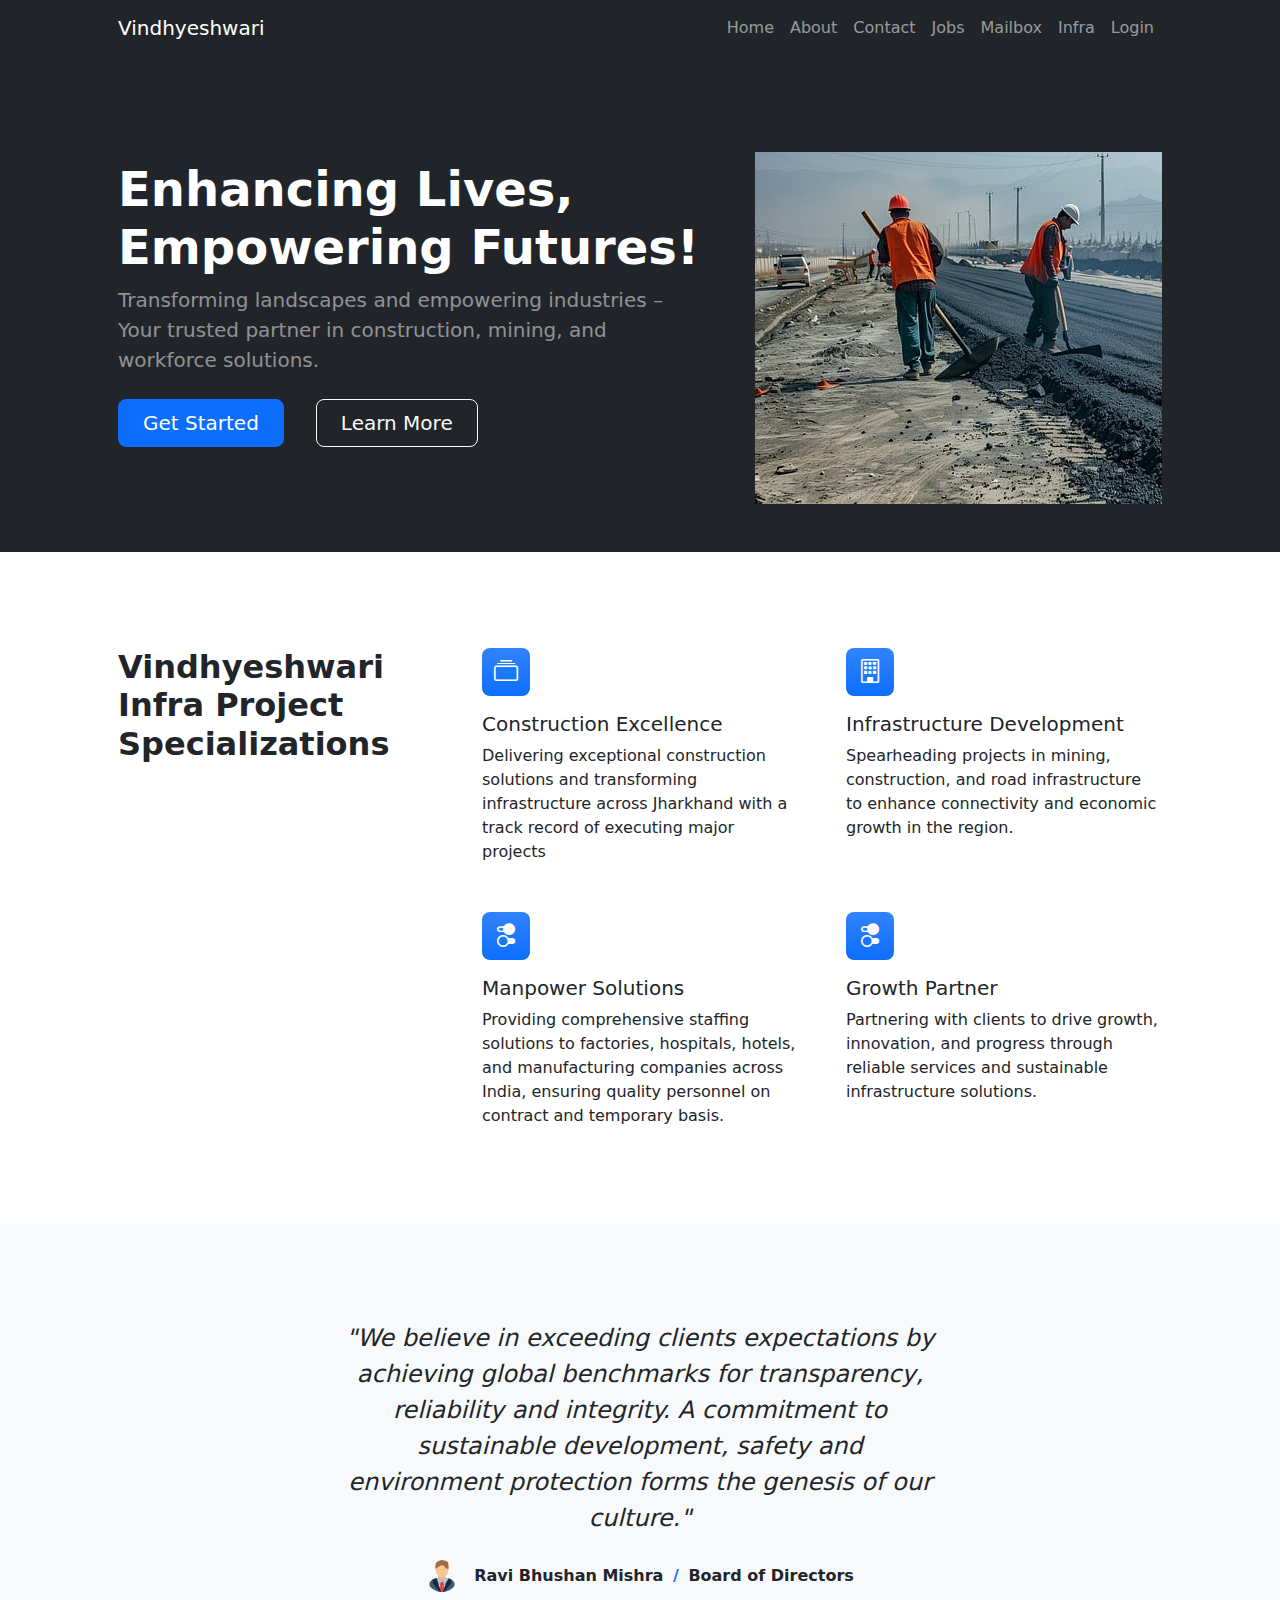
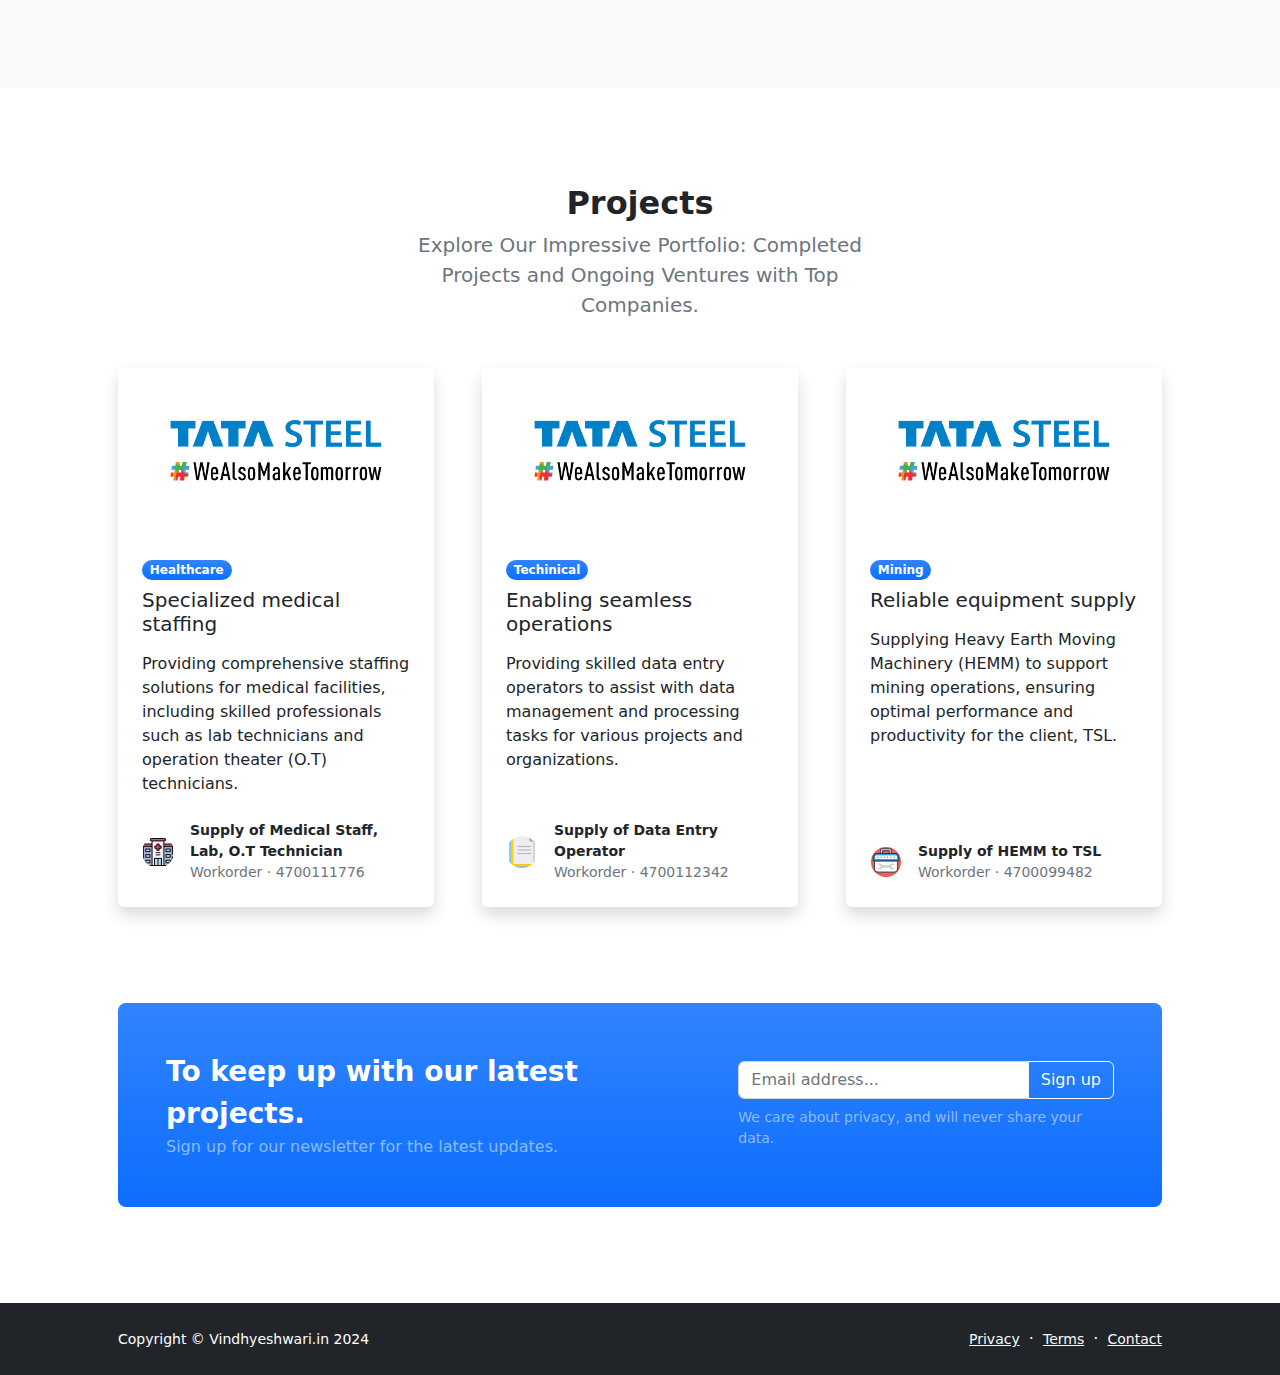
<file: index.html>
<!DOCTYPE html>
<html lang="en">
    <head>
        <meta charset="utf-8" />
        <meta name="viewport" content="width=device-width, initial-scale=1, shrink-to-fit=no" />
        <meta name="description" content="" />
        <meta name="author" content="" />
        <title>Vindhyeshwari</title>
        <!-- Favicon-->
        <link rel="icon" type="image/x-icon" href="assets/vin.ico" />
        <!-- Bootstrap icons-->
        <link href="https://cdn.jsdelivr.net/npm/bootstrap-icons@1.5.0/font/bootstrap-icons.css" rel="stylesheet" />
        <!-- Core theme CSS (includes Bootstrap)-->
        <link href="css/styles.css" rel="stylesheet" />
    </head>
    <body class="d-flex flex-column h-100">
        <main class="flex-shrink-0">
            <!-- Navigation-->
            <nav class="navbar navbar-expand-lg navbar-dark bg-dark">
                <div class="container px-5">
                    <a class="navbar-brand" href="index.html">Vindhyeshwari</a>
                    <button class="navbar-toggler" type="button" data-bs-toggle="collapse" data-bs-target="#navbarSupportedContent" aria-controls="navbarSupportedContent" aria-expanded="false" aria-label="Toggle navigation"><span class="navbar-toggler-icon"></span></button>
                    <div class="collapse navbar-collapse" id="navbarSupportedContent">
                        <ul class="navbar-nav ms-auto mb-2 mb-lg-0">
                            <li class="nav-item"><a class="nav-link" href="index.html">Home</a></li>
                            <li class="nav-item"><a class="nav-link" href="about.html">About</a></li>
                            <li class="nav-item"><a class="nav-link" href="contact.html">Contact</a></li>
                            <li class="nav-item"><a class="nav-link" href="careers.html">Jobs</a></li>
                            <li class="nav-item"><a class="nav-link" href="https://vindhyeshwariinfra.com/webmail" target="_blank">Mailbox</a></li>
                            <li class="nav-item"><a class="nav-link" href="https://vindhyeshwariinfra.com/" target="_blank">Infra</a></li>
                            <li class="nav-item"><a class="nav-link" href="https://vindhyeshwariinfra.com/login.php" >Login</a></li>
                            <!-- <li class="nav-item"><a class="nav-link" href="pricing.html">Pricing</a></li>
                            <li class="nav-item"><a class="nav-link" href="faq.html">FAQ</a></li>
                            <li class="nav-item dropdown">
                                <a class="nav-link dropdown-toggle" id="navbarDropdownBlog" href="#" role="button" data-bs-toggle="dropdown" aria-expanded="false">Mail</a>
                                <ul class="dropdown-menu dropdown-menu-end" aria-labelledby="navbarDropdownBlog">
                                    <li><a class="dropdown-item" href="blog-home.html">V Infra</a></li>
                                    <li><a class="dropdown-item" href="blog-post.html">V Medical</a></li>
                                </ul>
                            </li>
                            <li class="nav-item dropdown">
                                <a class="nav-link dropdown-toggle" id="navbarDropdownPortfolio" href="#" role="button" data-bs-toggle="dropdown" aria-expanded="false">Dashboard</a>
                                <ul class="dropdown-menu dropdown-menu-end" aria-labelledby="navbarDropdownPortfolio">
                                    <li><a class="dropdown-item" href="portfolio-overview.html">Overview</a></li>
                                    <li><a class="dropdown-item" href="portfolio-item.html">Item</a></li>
                                </ul>
                            </li> -->
                        </ul>
                    </div>
                </div>
            </nav>
            <!-- Header-->
            <header class="bg-dark py-5">
                <div class="container px-5">
                    <div class="row gx-5 align-items-center justify-content-center">
                        <div class="col-lg-8 col-xl-7 col-xxl-6">
                            <div class="my-5 text-center text-xl-start">
                                <h1 class="display-5 fw-bolder text-white mb-2">Enhancing Lives, Empowering Futures!</h1>
                                <p class="lead fw-normal text-white-50 mb-4">Transforming landscapes and empowering industries – Your trusted partner in construction, mining, and workforce solutions.</p>
                                <div class="d-grid gap-3 d-sm-flex justify-content-sm-center justify-content-xl-start">
                                    <a class="btn btn-primary btn-lg px-4 me-sm-3" href="#features">Get Started</a>
                                    <a class="btn btn-outline-light btn-lg px-4" href="#learnmore">Learn More</a>
                                </div>
                            </div>
                        </div>
                        <div class="col-xl-5 col-xxl-6 d-none d-xl-block text-center">
                            <!-- <img class="img-fluid rounded-3 my-5" src="https://dummyimage.com/600x400/343a40/6c757d" alt="..." /> -->
                            <div class="slideshow-container">
                                <div class="img-fluid rounded-3 my-5 mySlides fade01">
                                  <img src="assets/images/aj_street.jpg">
                                </div>
                                
                                <div class="img-fluid rounded-3 my-5 mySlides fade01">
                                  <img src="assets/images/aj_laboratory.jpg">
                                </div>
                                
                                <div class="img-fluid rounded-3 my-5 mySlides fade01">
                                  <img src="assets/images/aj_laboratory01.jpg">
                                </div>
                                
                                <div class="img-fluid rounded-3 my-5 mySlides fade01">
                                  <img src="assets/images/aj_mining-excavator.jpg">
                                </div>

                                <div class="img-fluid rounded-3 my-5 mySlides fade01">
                                    <img src="assets/images/aj_excavator.jpg">
                                  </div>
                              </div>
                              
                        </div>
                    </div>
                </div>
            </header>
            <!-- Features section-->
            <section class="py-5" id="features">
                <div class="container px-5 my-5">
                    <div class="row gx-5">
                        <div class="col-lg-4 mb-5 mb-lg-0"><h2 class="fw-bolder mb-0">Vindhyeshwari Infra Project Specializations</h2></div>
                        <div class="col-lg-8">
                            <div class="row gx-5 row-cols-1 row-cols-md-2">
                                <div class="col mb-5 h-100">
                                    <div class="feature bg-primary bg-gradient text-white rounded-3 mb-3"><i class="bi bi-collection"></i></div>
                                    <h2 class="h5">Construction Excellence</h2>
                                    <p class="mb-0">Delivering exceptional construction solutions and transforming infrastructure across Jharkhand with a track record of executing major projects</p>
                                </div>
                                <div class="col mb-5 h-100">
                                    <div class="feature bg-primary bg-gradient text-white rounded-3 mb-3"><i class="bi bi-building"></i></div>
                                    <h2 class="h5">Infrastructure Development</h2>
                                    <p class="mb-0">Spearheading projects in mining, construction, and road infrastructure to enhance connectivity and economic growth in the region.</p>
                                </div>
                                <div class="col mb-5 mb-md-0 h-100">
                                    <div class="feature bg-primary bg-gradient text-white rounded-3 mb-3"><i class="bi bi-toggles2"></i></div>
                                    <h2 class="h5">Manpower Solutions</h2>
                                    <p class="mb-0">Providing comprehensive staffing solutions to factories, hospitals, hotels, and manufacturing companies across India, ensuring quality personnel on contract and temporary basis.</p>
                                </div>
                                <div class="col h-100">
                                    <div class="feature bg-primary bg-gradient text-white rounded-3 mb-3"><i class="bi bi-toggles2"></i></div>
                                    <h2 class="h5">Growth Partner</h2>
                                    <p class="mb-0">Partnering with clients to drive growth, innovation, and progress through reliable services and sustainable infrastructure solutions.</p>
                                </div>
                            </div>
                        </div>
                    </div>
                </div>
            </section>
            <!-- Testimonial section-->
            <div class="py-5 bg-light">
                <div class="container px-5 my-5">
                    <div class="row gx-5 justify-content-center">
                        <div class="col-lg-10 col-xl-7">
                            <div class="text-center">
                                <div class="fs-4 mb-4 fst-italic">"We believe in exceeding clients expectations by achieving global benchmarks for transparency, reliability and integrity. A commitment to sustainable development, safety and environment protection forms the genesis of our culture."</div>
                                <div class="d-flex align-items-center justify-content-center">
                                    <img class="rounded-circle me-3" src="assets/images/aj_boss_small.png" alt="..." />
                                    <div class="fw-bold">
                                        Ravi Bhushan Mishra
                                        <span class="fw-bold text-primary mx-1">/</span>
                                        Board of Directors
                                    </div>
                                </div>
                            </div>
                        </div>
                    </div>
                </div>
            </div>
            <!-- Blog preview section-->
            <section class="py-5" id="learnmore">
                <div class="container px-5 my-5">
                    <div class="row gx-5 justify-content-center">
                        <div class="col-lg-8 col-xl-6">
                            <div class="text-center">
                                <h2 class="fw-bolder">Projects</h2>
                                <p class="lead fw-normal text-muted mb-5">Explore Our Impressive Portfolio: Completed Projects and Ongoing Ventures with Top Companies.</p>
                            </div>
                        </div>
                    </div>
                    <div class="row gx-5">
                        <div class="col-lg-4 mb-5">
                            <div class="card h-100 shadow border-0">
                                <img class="card-img-top" src="assets/images/AJ_TATA Steel Logo_Rev-01.jpg" alt="..." />
                                <div class="card-body p-4">
                                    <div class="badge bg-primary bg-gradient rounded-pill mb-2">Healthcare</div>
                                    <a class="text-decoration-none link-dark stretched-link" href="#!"><h5 class="card-title mb-3">Specialized medical staffing </h5></a>
                                    <p class="card-text mb-0">Providing comprehensive staffing solutions for medical facilities, including skilled professionals such as lab technicians and operation theater (O.T) technicians.</p>
                                </div>
                                <div class="card-footer p-4 pt-0 bg-transparent border-top-0">
                                    <div class="d-flex align-items-end justify-content-between">
                                        <div class="d-flex align-items-center">
                                            <img class="rounded-circle me-3" src="assets/images/hospital_icon.png" alt="..." />
                                            <div class="small">
                                                <div class="fw-bold">Supply of Medical Staff, Lab, O.T Technician</div>
                                                <!-- <div class="text-muted">March 12, 2023 &middot; 6 min read</div> -->
                                                <div class="text-muted">Workorder &middot; 4700111776</div>
                                            </div>
                                        </div>
                                    </div>
                                </div>
                            </div>
                        </div>
                        <div class="col-lg-4 mb-5">
                            <div class="card h-100 shadow border-0">
                                <img class="card-img-top" src="assets/images/AJ_TATA Steel Logo_Rev-01.jpg" alt="..." />
                                <div class="card-body p-4">
                                    <div class="badge bg-primary bg-gradient rounded-pill mb-2">Techinical</div>
                                    <a class="text-decoration-none link-dark stretched-link" href="#!"><h5 class="card-title mb-3">Enabling seamless operations</h5></a>
                                    <p class="card-text mb-0">Providing skilled data entry operators to assist with data management and processing tasks for various projects and organizations.</p>
                                </div>
                                <div class="card-footer p-4 pt-0 bg-transparent border-top-0">
                                    <div class="d-flex align-items-end justify-content-between">
                                        <div class="d-flex align-items-center">
                                            <img class="rounded-circle me-3" src="assets/images/data_filler_icon.png" alt="..." />
                                            <div class="small">
                                                <div class="fw-bold">Supply of Data Entry Operator</div>
                                                <div class="text-muted">Workorder &middot; 4700112342</div>
                                            </div>
                                        </div>
                                    </div>
                                </div>
                            </div>
                        </div>
                        <div class="col-lg-4 mb-5">
                            <div class="card h-100 shadow border-0">
                                <img class="card-img-top" src="assets/images/AJ_TATA Steel Logo_Rev-01.jpg" alt="..." />
                                <div class="card-body p-4">
                                    <div class="badge bg-primary bg-gradient rounded-pill mb-2">Mining</div>
                                    <a class="text-decoration-none link-dark stretched-link" href="#!"><h5 class="card-title mb-3">Reliable equipment supply</h5></a>
                                    <p class="card-text mb-0">Supplying Heavy Earth Moving Machinery (HEMM) to support mining operations, ensuring optimal performance and productivity for the client, TSL.</p>
                                </div>
                                <div class="card-footer p-4 pt-0 bg-transparent border-top-0">
                                    <div class="d-flex align-items-end justify-content-between">
                                        <div class="d-flex align-items-center">
                                            <img class="rounded-circle me-3" src="assets/images/mining_icon.png" alt="..." />
                                            <div class="small">
                                                <div class="fw-bold">Supply of HEMM to TSL</div>
                                                <div class="text-muted">Workorder &middot;  4700099482</div>
                                            </div>
                                        </div>
                                    </div>
                                </div>
                            </div>
                        </div>
                    </div>
                    <!-- Call to action-->
                    <aside class="bg-primary bg-gradient rounded-3 p-4 p-sm-5 mt-5">
                        <div class="d-flex align-items-center justify-content-between flex-column flex-xl-row text-center text-xl-start">
                            <div class="mb-4 mb-xl-0">
                                <div class="fs-3 fw-bold text-white">To keep up with our latest projects.</div>
                                <div class="text-white-50">Sign up for our newsletter for the latest updates.</div>
                            </div>
                            <div class="ms-xl-4">
                                <div class="input-group mb-2">
                                    <input class="form-control" type="text" placeholder="Email address..." aria-label="Email address..." aria-describedby="button-newsletter" />
                                    <button class="btn btn-outline-light" id="button-newsletter" type="button">Sign up</button>
                                </div>
                                <div class="small text-white-50">We care about privacy, and will never share your data.</div>
                            </div>
                        </div>
                    </aside>
                </div>
            </section>
        </main>
        <!-- Footer-->
        <footer class="bg-dark py-4 mt-auto">
            <div class="container px-5">
                <div class="row align-items-center justify-content-between flex-column flex-sm-row">
                    <div class="col-auto"><div class="small m-0 text-white">Copyright &copy; Vindhyeshwari.in 2024</div></div>
                    <div class="col-auto">
                        <a class="link-light small" href="#!">Privacy</a>
                        <span class="text-white mx-1">&middot;</span>
                        <a class="link-light small" href="#!">Terms</a>
                        <span class="text-white mx-1">&middot;</span>
                        <a class="link-light small" href="#!">Contact</a>
                    </div>
                </div>
            </div>
        </footer>
        <!-- Bootstrap core JS-->
        <script src="https://cdn.jsdelivr.net/npm/bootstrap@5.2.3/dist/js/bootstrap.bundle.min.js"></script>
        <!-- Core theme JS-->
        <script src="js/scripts.js"></script>
    </body>
</html>
</file>
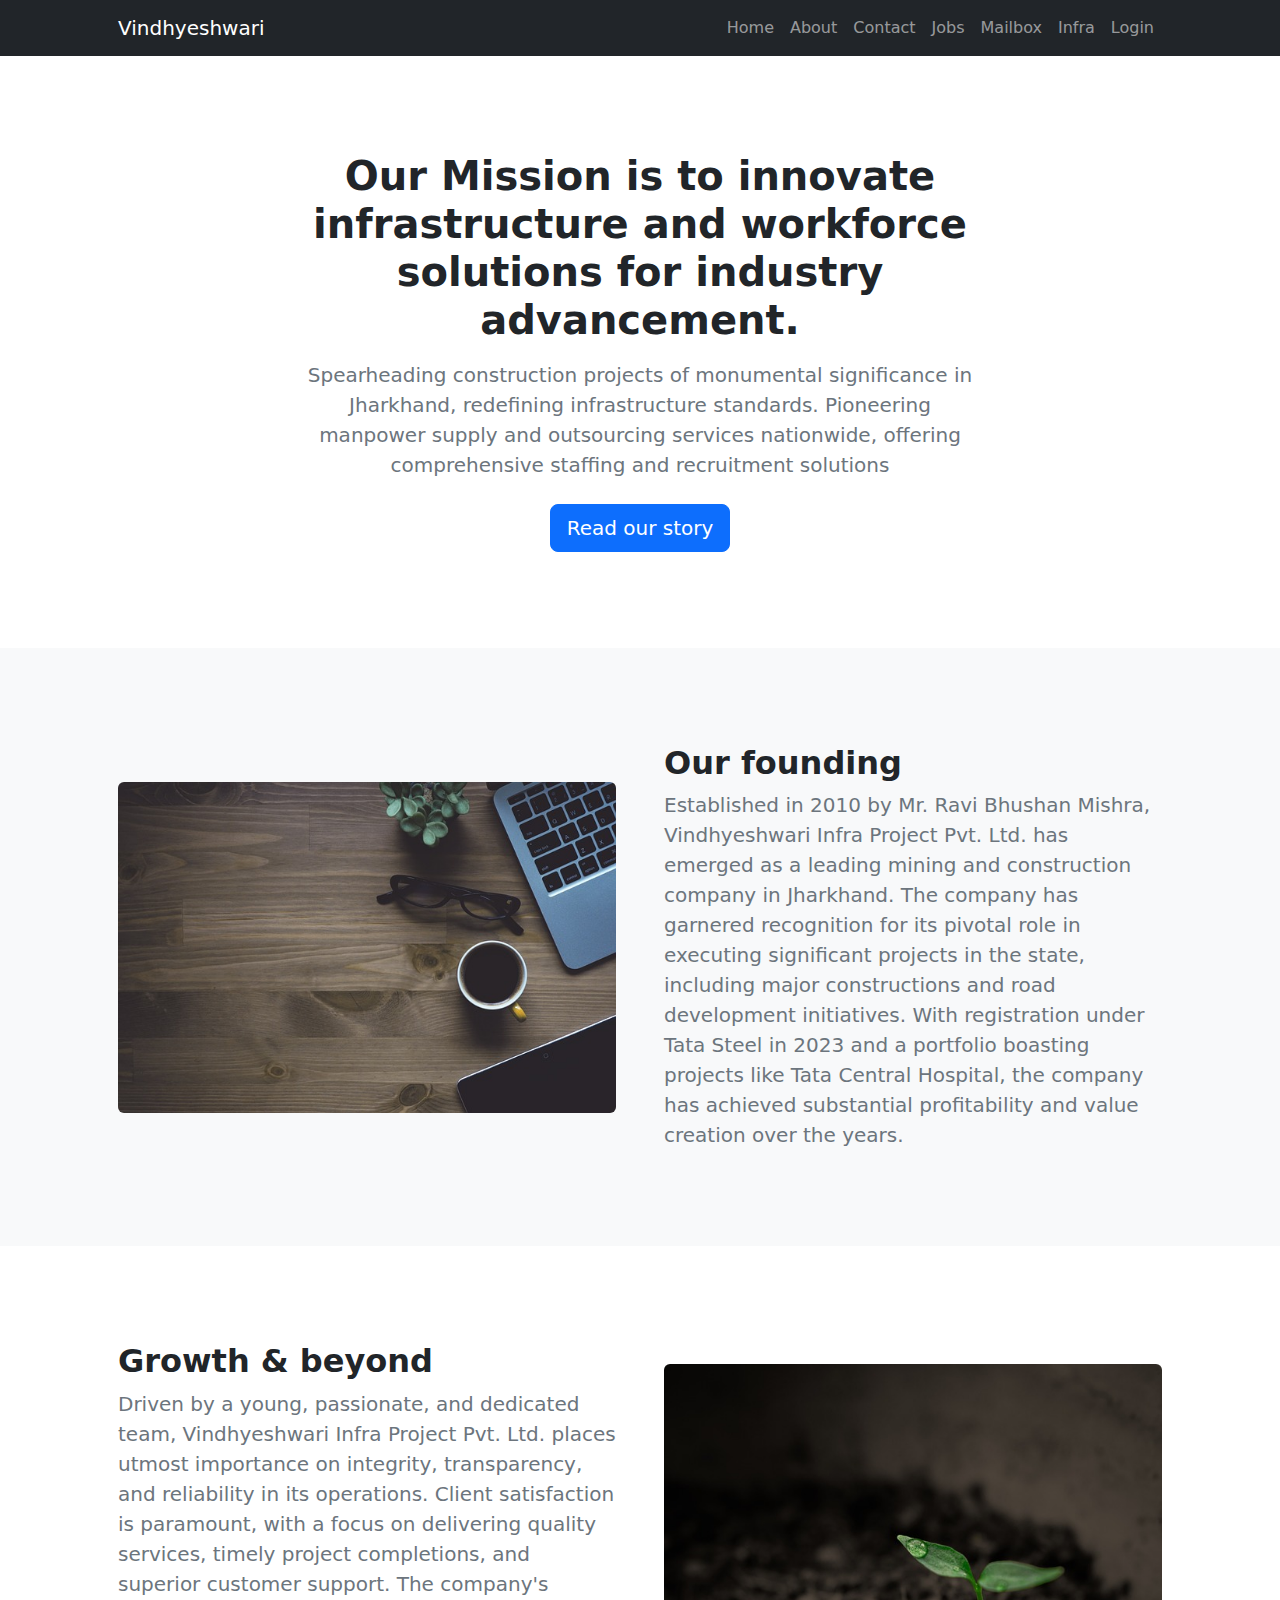
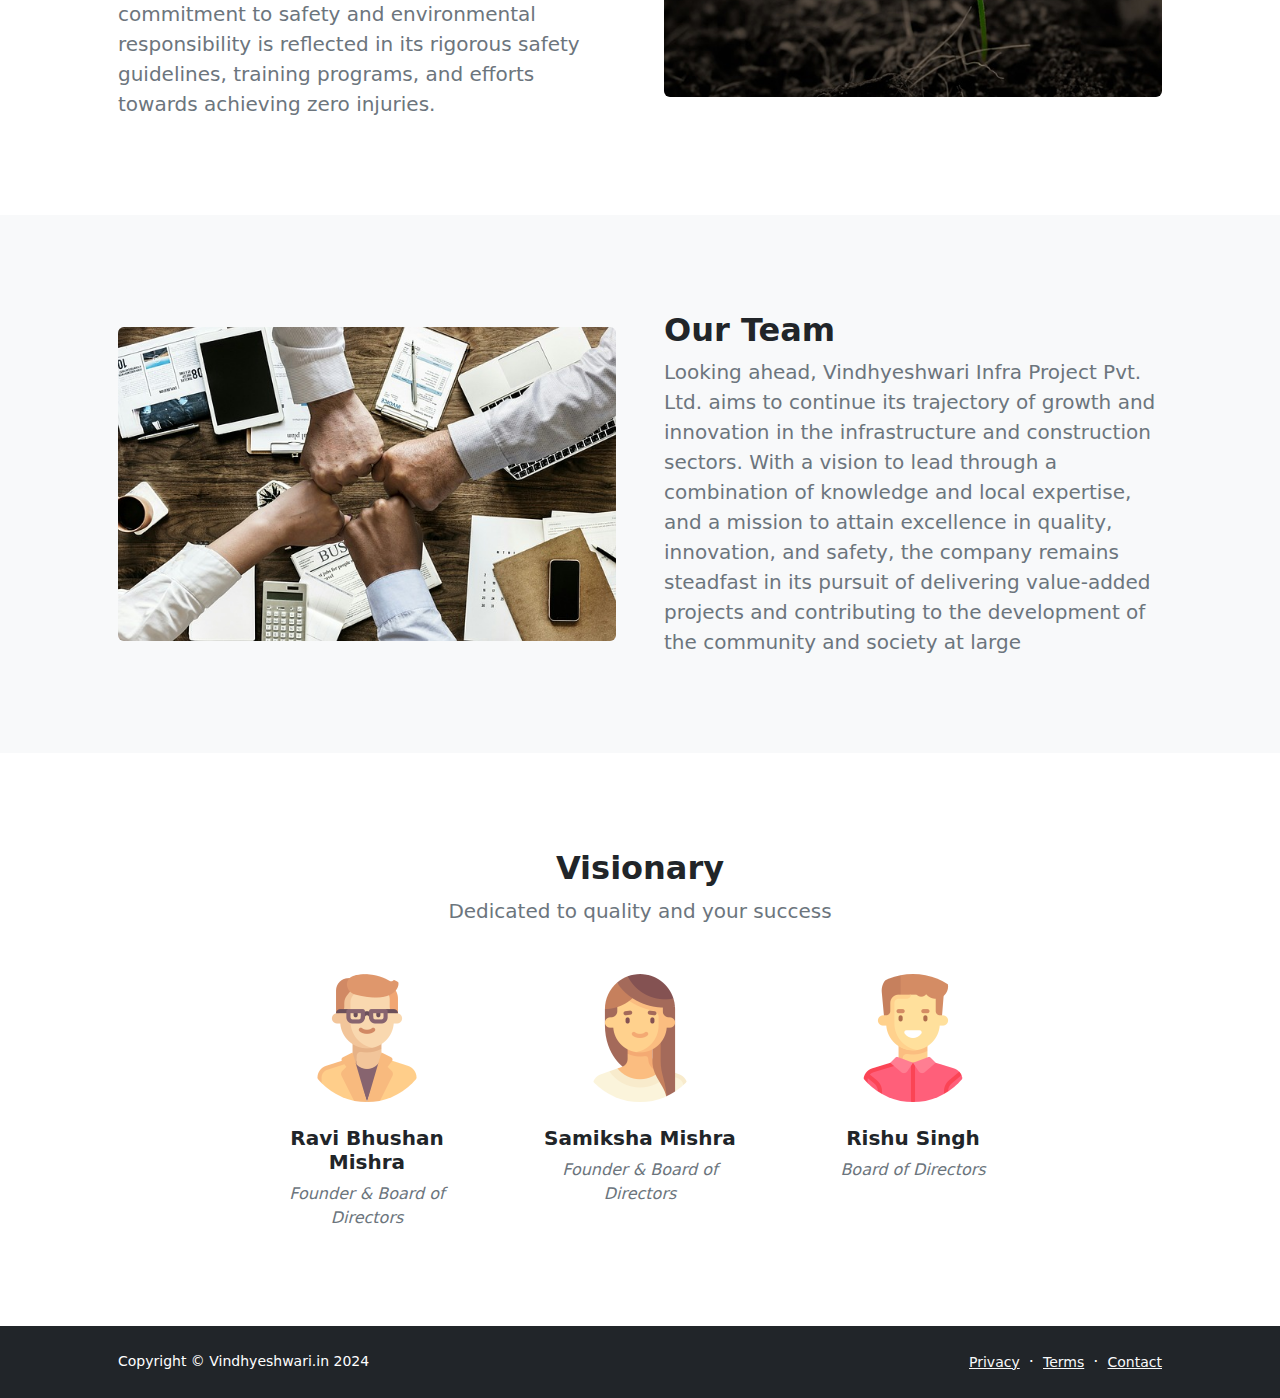
<file: about.html>
<!DOCTYPE html>
<html lang="en">
    <head>
        <meta charset="utf-8" />
        <meta name="viewport" content="width=device-width, initial-scale=1, shrink-to-fit=no" />
        <meta name="description" content="" />
        <meta name="author" content="" />
        <title>Vindhyeshwari</title>
        <!-- Favicon-->
        <link rel="icon" type="image/x-icon" href="assets/vin.ico" />
        <!-- Bootstrap icons-->
        <link href="https://cdn.jsdelivr.net/npm/bootstrap-icons@1.5.0/font/bootstrap-icons.css" rel="stylesheet" />
        <!-- Core theme CSS (includes Bootstrap)-->
        <link href="css/styles.css" rel="stylesheet" />
    </head>
    <body class="d-flex flex-column">
        <main class="flex-shrink-0">
            <!-- Navigation-->
            <nav class="navbar navbar-expand-lg navbar-dark bg-dark">
                <div class="container px-5">
                    <a class="navbar-brand" href="index.html">Vindhyeshwari</a>
                    <button class="navbar-toggler" type="button" data-bs-toggle="collapse" data-bs-target="#navbarSupportedContent" aria-controls="navbarSupportedContent" aria-expanded="false" aria-label="Toggle navigation"><span class="navbar-toggler-icon"></span></button>
                    <div class="collapse navbar-collapse" id="navbarSupportedContent">
                        <ul class="navbar-nav ms-auto mb-2 mb-lg-0">
                            <li class="nav-item"><a class="nav-link" href="index.html">Home</a></li>
                            <li class="nav-item"><a class="nav-link" href="about.html">About</a></li>
                            <li class="nav-item"><a class="nav-link" href="contact.html">Contact</a></li>
                            <li class="nav-item"><a class="nav-link" href="careers.html">Jobs</a></li>
                            <li class="nav-item"><a class="nav-link" href="https://vindhyeshwariinfra.com/webmail" target="_blank">Mailbox</a></li>
                            <li class="nav-item"><a class="nav-link" href="https://vindhyeshwariinfra.com/" target="_blank">Infra</a></li>
                            <li class="nav-item"><a class="nav-link" href="https://vindhyeshwariinfra.com/login.php" >Login</a></li>
                            <!-- <li class="nav-item"><a class="nav-link" href="pricing.html">Pricing</a></li>
                            <li class="nav-item"><a class="nav-link" href="faq.html">FAQ</a></li>
                            <li class="nav-item dropdown">
                                <a class="nav-link dropdown-toggle" id="navbarDropdownBlog" href="#" role="button" data-bs-toggle="dropdown" aria-expanded="false">Blog</a>
                                <ul class="dropdown-menu dropdown-menu-end" aria-labelledby="navbarDropdownBlog">
                                    <li><a class="dropdown-item" href="blog-home.html">Blog Home</a></li>
                                    <li><a class="dropdown-item" href="blog-post.html">Blog Post</a></li>
                                </ul>
                            </li>
                            <li class="nav-item dropdown">
                                <a class="nav-link dropdown-toggle" id="navbarDropdownPortfolio" href="#" role="button" data-bs-toggle="dropdown" aria-expanded="false">Portfolio</a>
                                <ul class="dropdown-menu dropdown-menu-end" aria-labelledby="navbarDropdownPortfolio">
                                    <li><a class="dropdown-item" href="portfolio-overview.html">Portfolio Overview</a></li>
                                    <li><a class="dropdown-item" href="portfolio-item.html">Portfolio Item</a></li>
                                </ul>
                            </li> -->
                        </ul>
                    </div>
                </div>
            </nav>
            <!-- Header-->
            <header class="py-5">
                <div class="container px-5">
                    <div class="row justify-content-center">
                        <div class="col-lg-8 col-xxl-6">
                            <div class="text-center my-5">
                                <h1 class="fw-bolder mb-3">Our Mission is to innovate infrastructure and workforce solutions for industry advancement.</h1>
                                <p class="lead fw-normal text-muted mb-4">Spearheading construction projects of monumental significance in Jharkhand, redefining infrastructure standards.
                                    Pioneering manpower supply and outsourcing services nationwide, offering comprehensive staffing and recruitment solutions</p>
                                <a class="btn btn-primary btn-lg" href="#scroll-target">Read our story</a>
                            </div>
                        </div>
                    </div>
                </div>
            </header>
            <!-- About section one-->
            <section class="py-5 bg-light" id="scroll-target">
                <div class="container px-5 my-5">
                    <div class="row gx-5 align-items-center">
                        <div class="col-lg-6"><img class="img-fluid rounded mb-5 mb-lg-0" src="assets/images/foundation.jpg" alt="..." /></div>
                        <div class="col-lg-6">
                            <h2 class="fw-bolder">Our founding</h2>
                            <p class="lead fw-normal text-muted mb-0">Established in 2010 by Mr. Ravi Bhushan Mishra, Vindhyeshwari Infra Project Pvt. Ltd. has emerged as a leading mining and construction company in Jharkhand. 
                                The company has garnered recognition for its pivotal role in executing significant projects in the state, including major constructions and road development initiatives. 
                                With registration under Tata Steel in 2023 and a portfolio boasting projects like Tata Central Hospital, the company has achieved substantial profitability and value creation over the years.</p>
                        </div>
                    </div>
                </div>
            </section>
            <!-- About section two-->
            <section class="py-5">
                <div class="container px-5 my-5">
                    <div class="row gx-5 align-items-center">
                        <div class="col-lg-6 order-first order-lg-last"><img class="img-fluid rounded mb-5 mb-lg-0" src="assets/images/growth.jpg" alt="..." /></div>
                        <div class="col-lg-6">
                            <h2 class="fw-bolder">Growth &amp; beyond</h2>
                            <p class="lead fw-normal text-muted mb-0">Driven by a young, passionate, and dedicated team, Vindhyeshwari Infra Project Pvt. Ltd. places utmost importance on integrity, transparency, and reliability in its operations. 
                                Client satisfaction is paramount, with a focus on delivering quality services, timely project completions, and superior customer support. 
                                The company's commitment to safety and environmental responsibility is reflected in its rigorous safety guidelines, training programs, and efforts towards achieving zero injuries.</p>
                        </div>
                    </div>
                </div>
            </section>
            <!-- Team members section-->
            <section class="py-5 bg-light">
                <div class="container px-5 my-5">
                    <div class="row gx-5 align-items-center">
                        <div class="col-lg-6"><img class="img-fluid rounded mb-5 mb-lg-0" src="assets/images/our team.jpg" alt="..." /></div>
                        <div class="col-lg-6">
                            <h2 class="fw-bolder">Our Team</h2>
                            <p class="lead fw-normal text-muted mb-0">Looking ahead, Vindhyeshwari Infra Project Pvt. Ltd. aims to continue its trajectory of growth and innovation in the infrastructure and construction sectors. 
                                With a vision to lead through a combination of knowledge and local expertise, and a mission to attain excellence in quality, innovation, and safety, the company remains steadfast in its pursuit 
                                of delivering value-added projects and contributing to the development of the community and society at large</p>
                        </div>
                    </div>
                </div>
            </section>
            <!-- About section two-->
            <section class="py-5">
                <div class="container px-5 my-5">
                    <div class="text-center">
                        <h2 class="fw-bolder">Visionary</h2>
                        <p class="lead fw-normal text-muted mb-5">Dedicated to quality and your success</p>
                    </div>
                    <div class="row gx-5 row-cols-1 row-cols-sm-2 row-cols-xl-4 justify-content-center">
                        <div class="col mb-5 mb-5 mb-xl-0">
                            <div class="text-center">
                                <img class="img-fluid rounded-circle mb-4 px-4" src="assets/images/rbm.png" alt="..." />
                                <h5 class="fw-bolder">Ravi Bhushan Mishra</h5>
                                <div class="fst-italic text-muted">Founder &amp; Board of Directors</div>
                            </div>
                        </div>
                        <div class="col mb-5 mb-5 mb-xl-0">
                            <div class="text-center">
                                <img class="img-fluid rounded-circle mb-4 px-4" src="assets/images/sm.png" alt="..." />
                                <h5 class="fw-bolder">Samiksha Mishra</h5>
                                <div class="fst-italic text-muted">Founder &amp; Board of Directors</div>
                            </div>
                        </div>
                        <div class="col mb-5 mb-5 mb-sm-0">
                            <div class="text-center">
                                <img class="img-fluid rounded-circle mb-4 px-4" src="assets/images/rs.png" alt="..." />
                                <h5 class="fw-bolder">Rishu Singh</h5>
                                <div class="fst-italic text-muted">Board of Directors</div>
                            </div>
                        </div>
                        <!-- <div class="col mb-5">
                            <div class="text-center">
                                <img class="img-fluid rounded-circle mb-4 px-4" src="https://dummyimage.com/150x150/ced4da/6c757d" alt="..." />
                                <h5 class="fw-bolder">Malvina Cilla</h5>
                                <div class="fst-italic text-muted">CTO</div>
                            </div>
                        </div> -->
                    </div>
                </div>
            </section>
        </main>
        <!-- Footer-->
        <footer class="bg-dark py-4 mt-auto">
            <div class="container px-5">
                <div class="row align-items-center justify-content-between flex-column flex-sm-row">
                    <div class="col-auto"><div class="small m-0 text-white">Copyright &copy; Vindhyeshwari.in 2024</div></div>
                    <div class="col-auto">
                        <a class="link-light small" href="#!">Privacy</a>
                        <span class="text-white mx-1">&middot;</span>
                        <a class="link-light small" href="#!">Terms</a>
                        <span class="text-white mx-1">&middot;</span>
                        <a class="link-light small" href="#!">Contact</a>
                    </div>
                </div>
            </div>
        </footer>
        <!-- Bootstrap core JS-->
        <script src="https://cdn.jsdelivr.net/npm/bootstrap@5.2.3/dist/js/bootstrap.bundle.min.js"></script>
        <!-- Core theme JS-->
        <script src="js/scripts.js"></script>
    </body>
</html>
</file>
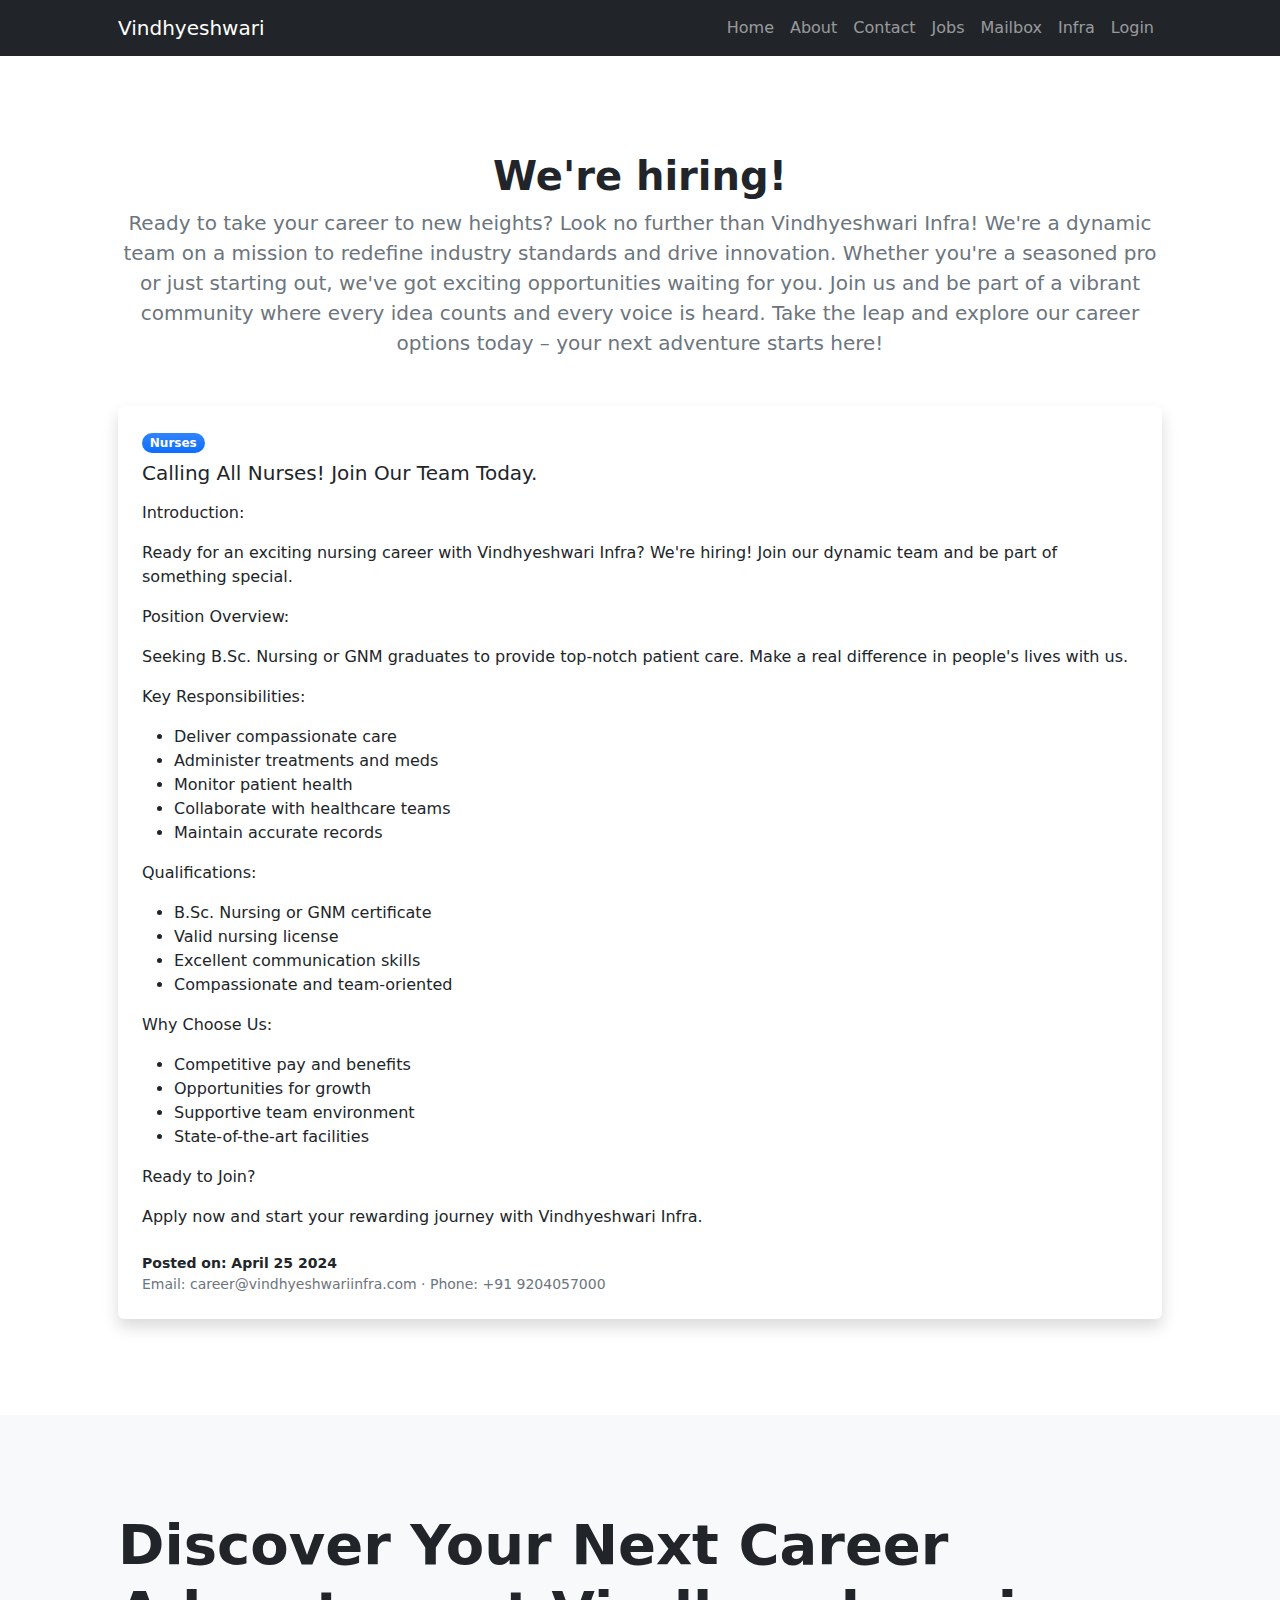
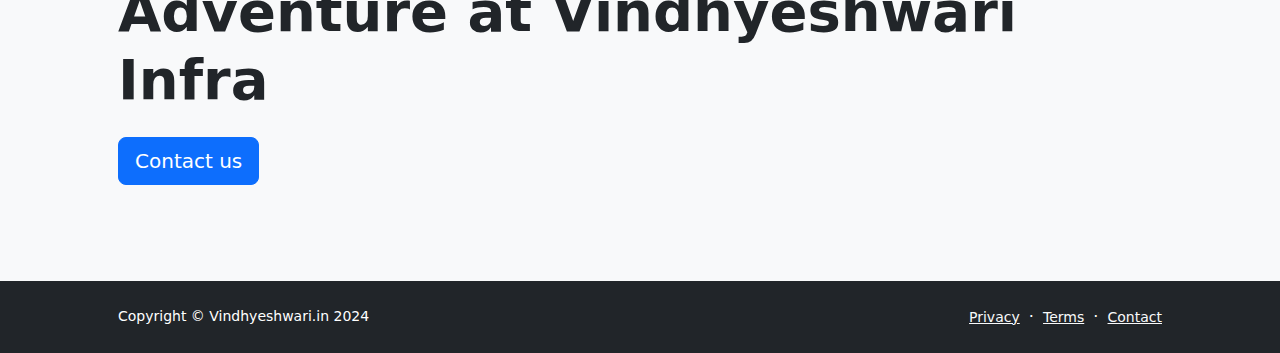
<file: careers.html>
<!DOCTYPE html>
<html lang="en">
    <head>
        <meta charset="utf-8" />
        <meta name="viewport" content="width=device-width, initial-scale=1, shrink-to-fit=no" />
        <meta name="description" content="" />
        <meta name="author" content="" />
        <title>Vindhyeshwari</title>
        <!-- Favicon-->
        <link rel="icon" type="image/x-icon" href="assets/vin.ico" />
        <!-- Bootstrap icons-->
        <link href="https://cdn.jsdelivr.net/npm/bootstrap-icons@1.5.0/font/bootstrap-icons.css" rel="stylesheet" />
        <!-- Core theme CSS (includes Bootstrap)-->
        <link href="css/styles.css" rel="stylesheet" />
    </head>
    <body class="d-flex flex-column h-100">
        <main class="flex-shrink-0">
            <!-- Navigation-->
            <nav class="navbar navbar-expand-lg navbar-dark bg-dark">
                <div class="container px-5">
                    <a class="navbar-brand" href="index.html">Vindhyeshwari</a>
                    <button class="navbar-toggler" type="button" data-bs-toggle="collapse" data-bs-target="#navbarSupportedContent" aria-controls="navbarSupportedContent" aria-expanded="false" aria-label="Toggle navigation"><span class="navbar-toggler-icon"></span></button>
                    <div class="collapse navbar-collapse" id="navbarSupportedContent">
                        <ul class="navbar-nav ms-auto mb-2 mb-lg-0">
                            <li class="nav-item"><a class="nav-link" href="index.html">Home</a></li>
                            <li class="nav-item"><a class="nav-link" href="about.html">About</a></li>
                            <li class="nav-item"><a class="nav-link" href="contact.html">Contact</a></li>
                            <li class="nav-item"><a class="nav-link" href="careers.html">Jobs</a></li>
                            <li class="nav-item"><a class="nav-link" href="https://vindhyeshwariinfra.com/webmail" target="_blank">Mailbox</a></li>
                            <li class="nav-item"><a class="nav-link" href="https://vindhyeshwariinfra.com/" target="_blank">Infra</a></li>
                            <li class="nav-item"><a class="nav-link" href="https://vindhyeshwariinfra.com/login.php" >Login</a></li>
                            <!-- <li class="nav-item"><a class="nav-link" href="pricing.html">Pricing</a></li>
                            <li class="nav-item"><a class="nav-link" href="faq.html">FAQ</a></li>
                            <li class="nav-item dropdown">
                                <a class="nav-link dropdown-toggle" id="navbarDropdownBlog" href="#" role="button" data-bs-toggle="dropdown" aria-expanded="false">Blog</a>
                                <ul class="dropdown-menu dropdown-menu-end" aria-labelledby="navbarDropdownBlog">
                                    <li><a class="dropdown-item" href="blog-home.html">Blog Home</a></li>
                                    <li><a class="dropdown-item" href="blog-post.html">Blog Post</a></li>
                                </ul>
                            </li>
                            <li class="nav-item dropdown">
                                <a class="nav-link dropdown-toggle" id="navbarDropdownPortfolio" href="#" role="button" data-bs-toggle="dropdown" aria-expanded="false">Portfolio</a>
                                <ul class="dropdown-menu dropdown-menu-end" aria-labelledby="navbarDropdownPortfolio">
                                    <li><a class="dropdown-item" href="portfolio-overview.html">Portfolio Overview</a></li>
                                    <li><a class="dropdown-item" href="portfolio-item.html">Portfolio Item</a></li>
                                </ul>
                            </li> -->
                        </ul>
                    </div>
                </div>
            </nav>
            <!-- Page Content-->
            <section class="py-5">
                <div class="container px-5 my-5">
                    <div class="text-center mb-5">
                        <h1 class="fw-bolder">We're hiring!</h1>
                        <p class="lead fw-normal text-muted mb-0">
                            Ready to take your career to new heights? Look no further than Vindhyeshwari Infra! 
                            We're a dynamic team on a mission to redefine industry standards and drive innovation. 
                            Whether you're a seasoned pro or just starting out, we've got exciting opportunities waiting for you. 
                            Join us and be part of a vibrant community where every idea counts and every voice is heard. 
                            Take the leap and explore our career options today – your next adventure starts here!
                        </p>
                    </div>
    
                        
                            <div class="card h-100 shadow border-0">
                                <!-- <img class="card-img-top" src="https://dummyimage.com/600x350/adb5bd/495057" alt="..." /> -->
                                <div class="card-body p-4">
                                    <div class="badge bg-primary bg-gradient rounded-pill mb-2">Nurses</div>
                                    <h5 class="card-title mb-3">Calling All Nurses! Join Our Team Today.</h5>
                                    <p class="card-text">Introduction:</p>
                                    <p class="card-text">Ready for an exciting nursing career with Vindhyeshwari Infra? We're hiring! Join our dynamic team and be part of something special.</p>
                                    <p class="card-text">Position Overview:</p>
                                    <p class="card-text">Seeking B.Sc. Nursing or GNM graduates to provide top-notch patient care. Make a real difference in people's lives with us.</p>
                                    <p class="card-text">Key Responsibilities:</p>
                                    <ul>
                                        <li>Deliver compassionate care</li>
                                        <li>Administer treatments and meds</li>
                                        <li>Monitor patient health</li>
                                        <li>Collaborate with healthcare teams</li>
                                        <li>Maintain accurate records</li>
                                    </ul>
                                    <p class="card-text">Qualifications:</p>
                                    <ul>
                                        <li>B.Sc. Nursing or GNM certificate</li>
                                        <li>Valid nursing license</li>
                                        <li>Excellent communication skills</li>
                                        <li>Compassionate and team-oriented</li>
                                    </ul>
                                    <p class="card-text">Why Choose Us:</p>
                                    <ul>
                                        <li>Competitive pay and benefits</li>
                                        <li>Opportunities for growth</li>
                                        <li>Supportive team environment</li>
                                        <li>State-of-the-art facilities</li>
                                    </ul>
                                    <p class="card-text">Ready to Join?</p>
                                    <a class="text-decoration-none link-dark stretched-link" href="#!">Apply now and start your rewarding journey with Vindhyeshwari Infra.</a>
                                </div>
                                <div class="card-footer p-4 pt-0 bg-transparent border-top-0">
                                    <div class="d-flex align-items-end justify-content-between">
                                        <div class="d-flex align-items-center">
                                            <!-- <img class="rounded-circle me-3" src="https://dummyimage.com/40x40/ced4da/6c757d" alt="..." /> -->
                                            <div class="small">
                                                <div class="fw-bold">Posted on: April 25 2024</div>
                                                <div class="text-muted">Email: career@vindhyeshwariinfra.com  &middot; Phone: +91 9204057000</div>
                                            </div>
                                        </div>
                                    </div>
                                </div>
                            </div>
                        </div>
                </div>
            </section>
            <section class="py-5 bg-light">
                <div class="container px-5 my-5">
                    <h2 class="display-4 fw-bolder mb-4"> Discover Your Next Career Adventure at Vindhyeshwari Infra</h2>
                    <a class="btn btn-lg btn-primary" href="contact.html">Contact us</a>
                </div>
            </section>
        </main>
        <!-- Footer-->
        <footer class="bg-dark py-4 mt-auto">
            <div class="container px-5">
                <div class="row align-items-center justify-content-between flex-column flex-sm-row">
                    <div class="col-auto"><div class="small m-0 text-white">Copyright &copy; Vindhyeshwari.in 2024</div></div>
                    <div class="col-auto">
                        <a class="link-light small" href="#!">Privacy</a>
                        <span class="text-white mx-1">&middot;</span>
                        <a class="link-light small" href="#!">Terms</a>
                        <span class="text-white mx-1">&middot;</span>
                        <a class="link-light small" href="#!">Contact</a>
                    </div>
                </div>
            </div>
        </footer>
        <!-- Bootstrap core JS-->
        <script src="https://cdn.jsdelivr.net/npm/bootstrap@5.2.3/dist/js/bootstrap.bundle.min.js"></script>
        <!-- Core theme JS-->
        <script src="js/scripts.js"></script>
    </body>
</html>
</file>
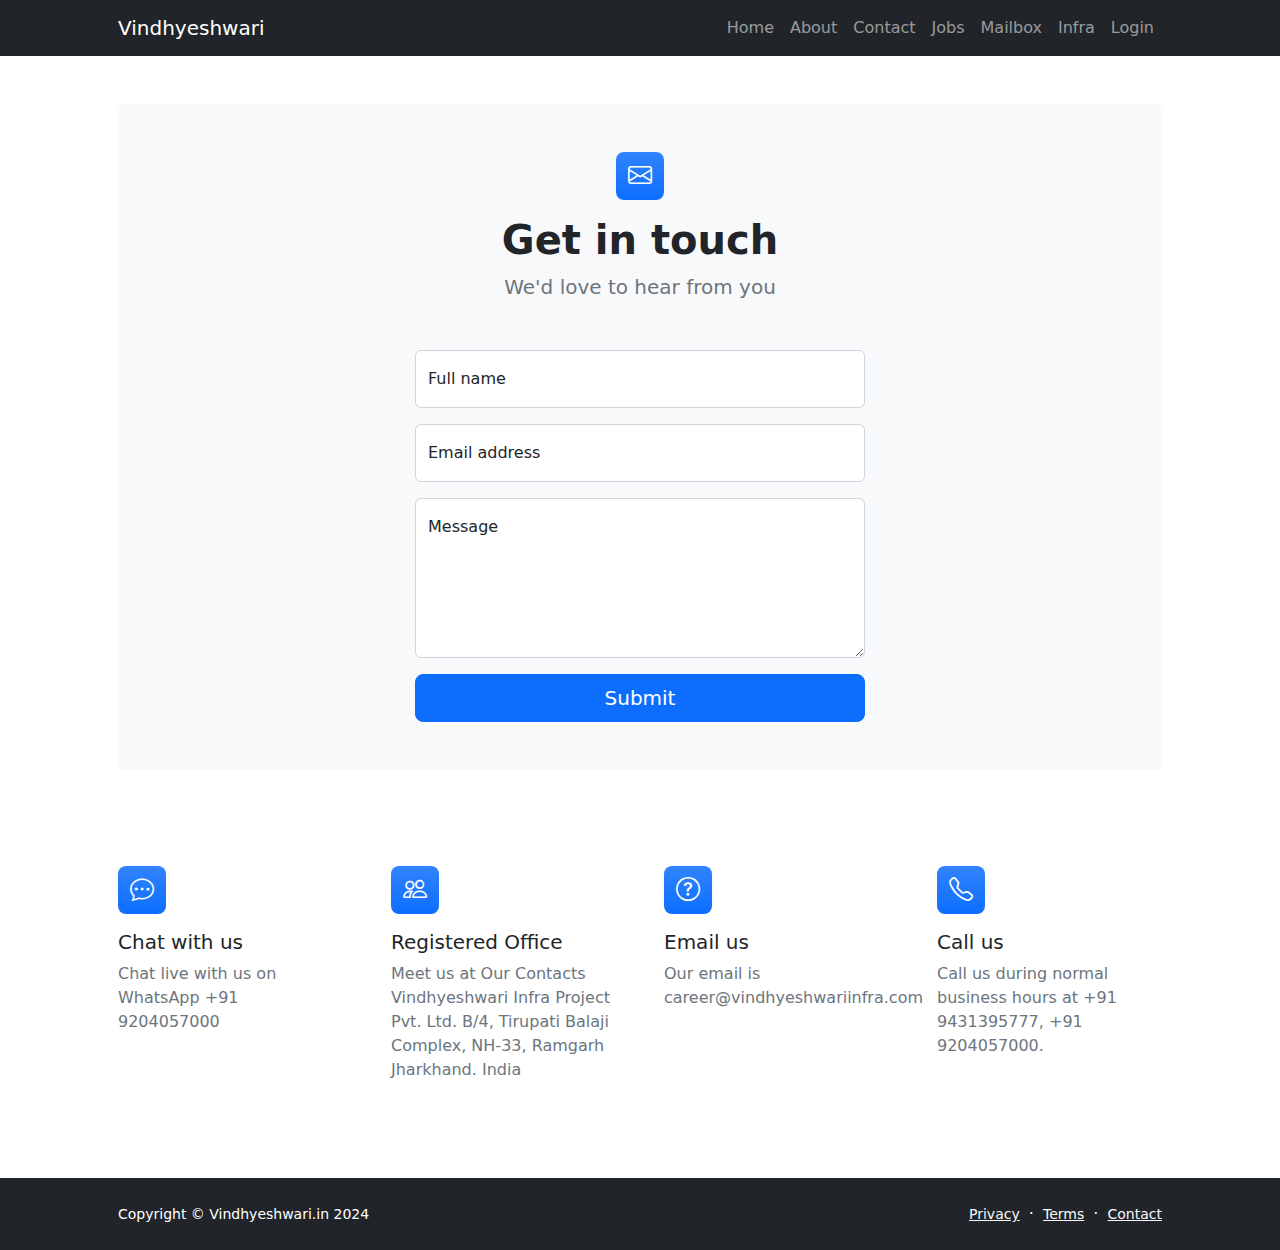
<file: contact.html>
<!DOCTYPE html>
<html lang="en">
    <head>
        <meta charset="utf-8" />
        <meta name="viewport" content="width=device-width, initial-scale=1, shrink-to-fit=no" />
        <meta name="description" content />
        <meta name="author" content />
        <title>Vindhyeshwari</title>
        <!-- Favicon-->
        <link rel="icon" type="image/x-icon" href="assets/vin.ico" />
        <!-- Bootstrap icons-->
        <link href="https://cdn.jsdelivr.net/npm/bootstrap-icons@1.5.0/font/bootstrap-icons.css" rel="stylesheet" />
        <!-- Core theme CSS (includes Bootstrap)-->
        <link href="css/styles.css" rel="stylesheet" />
    </head>
    <body class="d-flex flex-column">
        <main class="flex-shrink-0">
            <!-- Navigation-->
            <nav class="navbar navbar-expand-lg navbar-dark bg-dark">
                <div class="container px-5">
                    <a class="navbar-brand" href="index.html">Vindhyeshwari</a>
                    <button class="navbar-toggler" type="button" data-bs-toggle="collapse" data-bs-target="#navbarSupportedContent" aria-controls="navbarSupportedContent" aria-expanded="false" aria-label="Toggle navigation"><span class="navbar-toggler-icon"></span></button>
                    <div class="collapse navbar-collapse" id="navbarSupportedContent">
                        <ul class="navbar-nav ms-auto mb-2 mb-lg-0">
                            <li class="nav-item"><a class="nav-link" href="index.html">Home</a></li>
                            <li class="nav-item"><a class="nav-link" href="about.html">About</a></li>
                            <li class="nav-item"><a class="nav-link" href="contact.html">Contact</a></li>
                            <li class="nav-item"><a class="nav-link" href="careers.html">Jobs</a></li>
                            <li class="nav-item"><a class="nav-link" href="https://vindhyeshwariinfra.com/webmail" target="_blank">Mailbox</a></li>
                            <li class="nav-item"><a class="nav-link" href="https://vindhyeshwariinfra.com/" target="_blank">Infra</a></li>
                            <li class="nav-item"><a class="nav-link" href="https://vindhyeshwariinfra.com/login.php" >Login</a></li>
                            <!-- <li class="nav-item"><a class="nav-link" href="pricing.html">Pricing</a></li>
                            <li class="nav-item"><a class="nav-link" href="faq.html">FAQ</a></li>
                            <li class="nav-item dropdown">
                                <a class="nav-link dropdown-toggle" id="navbarDropdownBlog" href="#" role="button" data-bs-toggle="dropdown" aria-expanded="false">Blog</a>
                                <ul class="dropdown-menu dropdown-menu-end" aria-labelledby="navbarDropdownBlog">
                                    <li><a class="dropdown-item" href="blog-home.html">Blog Home</a></li>
                                    <li><a class="dropdown-item" href="blog-post.html">Blog Post</a></li>
                                </ul>
                            </li>
                            <li class="nav-item dropdown">
                                <a class="nav-link dropdown-toggle" id="navbarDropdownPortfolio" href="#" role="button" data-bs-toggle="dropdown" aria-expanded="false">Portfolio</a>
                                <ul class="dropdown-menu dropdown-menu-end" aria-labelledby="navbarDropdownPortfolio">
                                    <li><a class="dropdown-item" href="portfolio-overview.html">Portfolio Overview</a></li>
                                    <li><a class="dropdown-item" href="portfolio-item.html">Portfolio Item</a></li>
                                </ul>
                            </li> -->
                        </ul>
                    </div>
                </div>
            </nav>
            <!-- Page content-->
            <section class="py-5">
                <div class="container px-5">
                    <!-- Contact form-->
                    <div class="bg-light rounded-3 py-5 px-4 px-md-5 mb-5">
                        <div class="text-center mb-5">
                            <div class="feature bg-primary bg-gradient text-white rounded-3 mb-3"><i class="bi bi-envelope"></i></div>
                            <h1 class="fw-bolder">Get in touch</h1>
                            <p class="lead fw-normal text-muted mb-0">We'd love to hear from you</p>
                        </div>
                        <div class="row gx-5 justify-content-center">
                            <div class="col-lg-8 col-xl-6">
                                <!-- * * * * * * * * * * * * * * *-->
                                <!-- * * SB Forms Contact Form * *-->
                                <!-- * * * * * * * * * * * * * * *-->
                                <!-- This form is pre-integrated with SB Forms.-->
                                <!-- To make this form functional, sign up at-->
                                <!-- https://startbootstrap.com/solution/contact-forms-->
                                <!-- to get an API token!-->
                                <form id="contactForm" action="https://api.web3forms.com/submit" method="POST">
                                    <!-- Access Key -->
                                    <input type="hidden" name="access_key" value="21840c47-0f6c-4268-b8e2-e3e52ac48c8c">
                                    <!-- Name input-->
                                    <div class="form-floating mb-3">
                                        <input class="form-control" id="name" type="text" name="name" placeholder="Enter your name..." data-sb-validations="required" />
                                        <label for="name">Full name</label>
                                        <div class="invalid-feedback" data-sb-feedback="name:required">A name is required.</div>
                                    </div>
                                    <!-- Email address input-->
                                    <div class="form-floating mb-3">
                                        <input class="form-control" id="email" type="email" name="email" placeholder="name@example.com" data-sb-validations="required,email" />
                                        <label for="email">Email address</label>
                                        <div class="invalid-feedback" data-sb-feedback="email:required">An email is required.</div>
                                        <div class="invalid-feedback" data-sb-feedback="email:email">Email is not valid.</div>
                                    </div>
                                    <!-- Phone number input-->
                                    <!-- <div class="form-floating mb-3">
                                        <input class="form-control" id="phone" type="tel" placeholder="(123) 456-7890" data-sb-validations="required" />
                                        <label for="phone">Phone number</label>
                                        <div class="invalid-feedback" data-sb-feedback="phone:required">A phone number is required.</div>
                                    </div> -->
                                    <!-- Message input-->
                                    <div class="form-floating mb-3">
                                        <textarea class="form-control" id="message" type="text" name="message" placeholder="Enter your message here..." style="height: 10rem" data-sb-validations="required"></textarea>
                                        <label for="message">Message</label>
                                        <div class="invalid-feedback" data-sb-feedback="message:required">A message is required.</div>
                                    </div>
                                    <!-- Submit success message-->
                                    <!---->
                                    <!-- This is what your users will see when the form-->
                                    <!-- has successfully submitted-->
                                    <!-- <div class="d-none" id="submitSuccessMessage">
                                        <div class="text-center mb-3">
                                            <div class="fw-bolder">Form submission successful!</div>
                                            To activate this form, sign up at
                                            <br />
                                            <a href="https://startbootstrap.com/solution/contact-forms">https://startbootstrap.com/solution/contact-forms</a>
                                        </div>
                                    </div> -->
                                    <!-- Submit error message-->
                                    <!---->
                                    <!-- This is what your users will see when there is-->
                                    <!-- an error submitting the form-->
                                    <!-- <div class="d-none" id="submitErrorMessage"><div class="text-center text-danger mb-3">Error sending message!</div></div> -->
                                    <!-- Submit Button-->
                                    <div class="d-grid"><button class="btn btn-primary btn-lg" id="submitButton" type="submit">Submit</button></div>
                                </form>
                            </div>
                        </div>
                    </div>
                    <!-- Contact cards-->
                    <div class="row gx-5 row-cols-2 row-cols-lg-4 py-5">
                        <div class="col">
                            <div class="feature bg-primary bg-gradient text-white rounded-3 mb-3"><i class="bi bi-chat-dots"></i></div>
                            <div class="h5 mb-2">Chat with us</div>
                            <p class="text-muted mb-0">Chat live with us on WhatsApp +91 9204057000</p>
                        </div>
                        <div class="col">
                            <div class="feature bg-primary bg-gradient text-white rounded-3 mb-3"><i class="bi bi-people"></i></div>
                            <div class="h5">Registered Office</div>
                            <p class="text-muted mb-0">Meet us at Our Contacts
                                Vindhyeshwari Infra Project Pvt. Ltd.
                                B/4, Tirupati Balaji Complex,
                                NH-33, Ramgarh
                                Jharkhand. India
                            </p>
                        </div>
                        <div class="col">
                            <div class="feature bg-primary bg-gradient text-white rounded-3 mb-3"><i class="bi bi-question-circle"></i></div>
                            <div class="h5">Email us</div>
                            <p class="text-muted mb-0">Our email is career@vindhyeshwariinfra.com</p>
                        </div>
                        <div class="col">
                            <div class="feature bg-primary bg-gradient text-white rounded-3 mb-3"><i class="bi bi-telephone"></i></div>
                            <div class="h5">Call us</div>
                            <p class="text-muted mb-0">Call us during normal business hours at +91 9431395777, +91 9204057000.</p>
                        </div>
                    </div>
                </div>
            </section>
        </main>
        <!-- Footer-->
        <footer class="bg-dark py-4 mt-auto">
            <div class="container px-5">
                <div class="row align-items-center justify-content-between flex-column flex-sm-row">
                    <div class="col-auto"><div class="small m-0 text-white">Copyright &copy; Vindhyeshwari.in 2024</div></div>
                    <div class="col-auto">
                        <a class="link-light small" href="#!">Privacy</a>
                        <span class="text-white mx-1">&middot;</span>
                        <a class="link-light small" href="#!">Terms</a>
                        <span class="text-white mx-1">&middot;</span>
                        <a class="link-light small" href="#!">Contact</a>
                    </div>
                </div>
            </div>
        </footer>
        <!-- Bootstrap core JS-->
        <script src="https://cdn.jsdelivr.net/npm/bootstrap@5.2.3/dist/js/bootstrap.bundle.min.js"></script>
        <!-- Core theme JS-->
        <script src="js/scripts.js"></script>
        <!-- * * * * * * * * * * * * * * * * * * * * * * * * * * * * * * * * * * * * * * * *-->
        <!-- * *                               SB Forms JS                               * *-->
        <!-- * * Activate your form at https://startbootstrap.com/solution/contact-forms * *-->
        <!-- * * * * * * * * * * * * * * * * * * * * * * * * * * * * * * * * * * * * * * * *-->
        <script src="https://cdn.startbootstrap.com/sb-forms-latest.js"></script>
    </body>
</html>
</file>
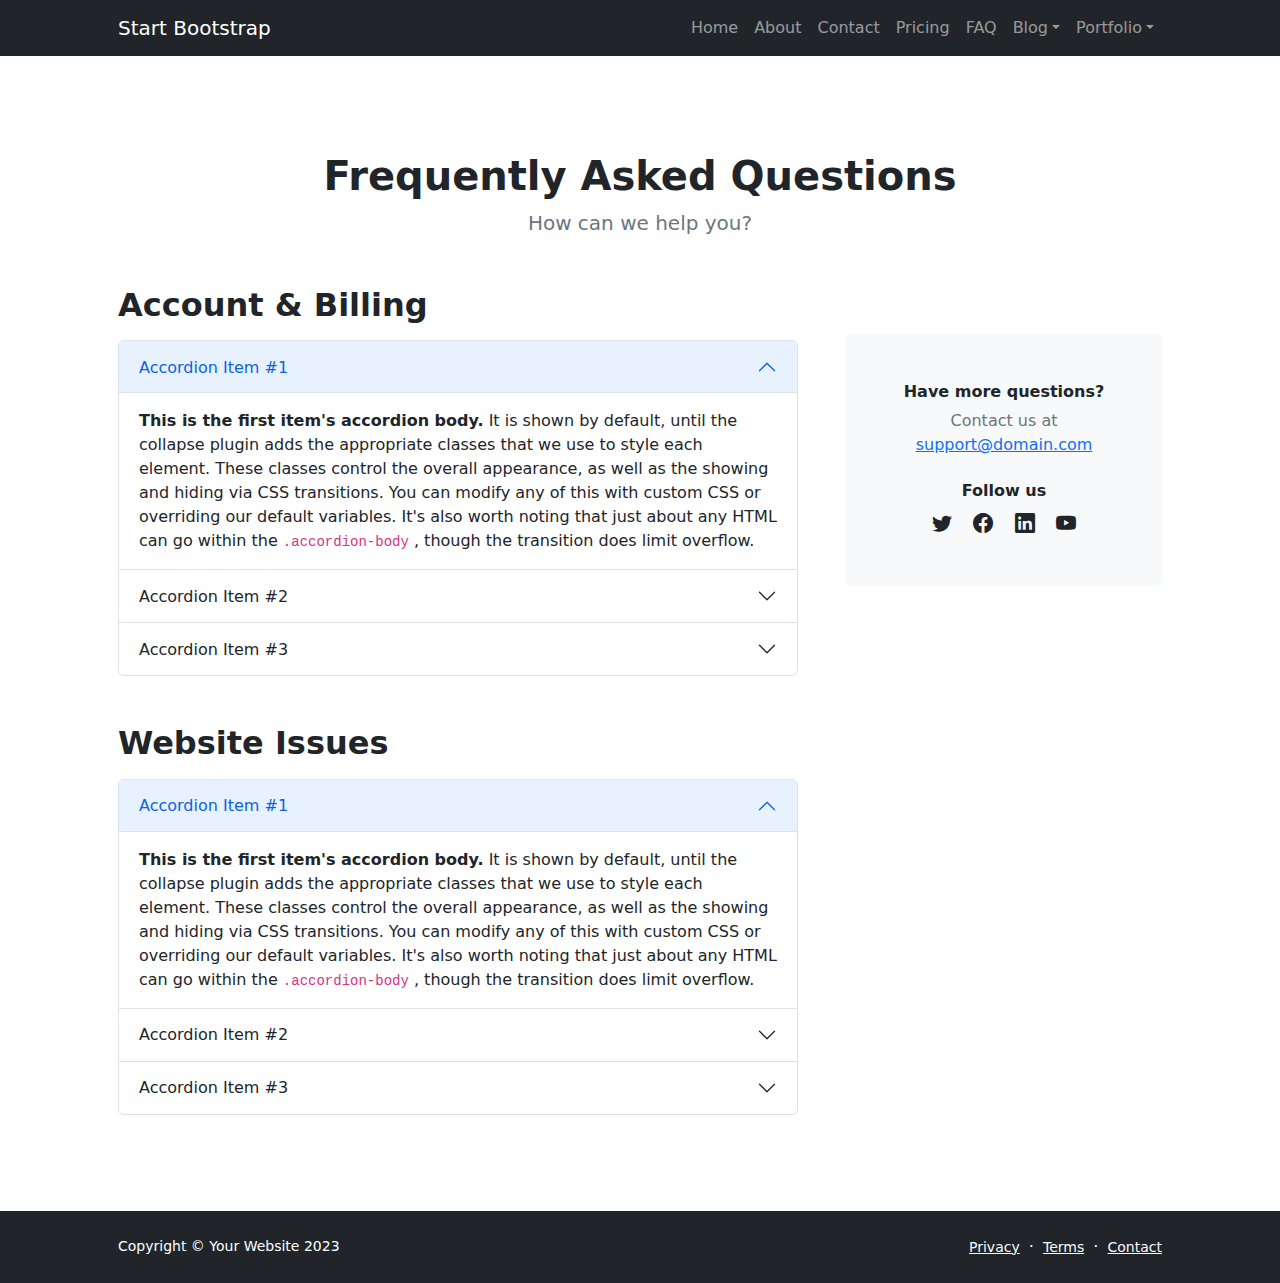
<file: faq.html>
<!DOCTYPE html>
<html lang="en">
    <head>
        <meta charset="utf-8" />
        <meta name="viewport" content="width=device-width, initial-scale=1, shrink-to-fit=no" />
        <meta name="description" content="" />
        <meta name="author" content="" />
        <title>Modern Business - Start Bootstrap Template</title>
        <!-- Favicon-->
        <link rel="icon" type="image/x-icon" href="assets/favicon.ico" />
        <!-- Bootstrap icons-->
        <link href="https://cdn.jsdelivr.net/npm/bootstrap-icons@1.5.0/font/bootstrap-icons.css" rel="stylesheet" />
        <!-- Core theme CSS (includes Bootstrap)-->
        <link href="css/styles.css" rel="stylesheet" />
    </head>
    <body class="d-flex flex-column h-100">
        <main class="flex-shrink-0">
            <!-- Navigation-->
            <nav class="navbar navbar-expand-lg navbar-dark bg-dark">
                <div class="container px-5">
                    <a class="navbar-brand" href="index.html">Start Bootstrap</a>
                    <button class="navbar-toggler" type="button" data-bs-toggle="collapse" data-bs-target="#navbarSupportedContent" aria-controls="navbarSupportedContent" aria-expanded="false" aria-label="Toggle navigation"><span class="navbar-toggler-icon"></span></button>
                    <div class="collapse navbar-collapse" id="navbarSupportedContent">
                        <ul class="navbar-nav ms-auto mb-2 mb-lg-0">
                            <li class="nav-item"><a class="nav-link" href="index.html">Home</a></li>
                            <li class="nav-item"><a class="nav-link" href="about.html">About</a></li>
                            <li class="nav-item"><a class="nav-link" href="contact.html">Contact</a></li>
                            <li class="nav-item"><a class="nav-link" href="pricing.html">Pricing</a></li>
                            <li class="nav-item"><a class="nav-link" href="faq.html">FAQ</a></li>
                            <li class="nav-item dropdown">
                                <a class="nav-link dropdown-toggle" id="navbarDropdownBlog" href="#" role="button" data-bs-toggle="dropdown" aria-expanded="false">Blog</a>
                                <ul class="dropdown-menu dropdown-menu-end" aria-labelledby="navbarDropdownBlog">
                                    <li><a class="dropdown-item" href="blog-home.html">Blog Home</a></li>
                                    <li><a class="dropdown-item" href="blog-post.html">Blog Post</a></li>
                                </ul>
                            </li>
                            <li class="nav-item dropdown">
                                <a class="nav-link dropdown-toggle" id="navbarDropdownPortfolio" href="#" role="button" data-bs-toggle="dropdown" aria-expanded="false">Portfolio</a>
                                <ul class="dropdown-menu dropdown-menu-end" aria-labelledby="navbarDropdownPortfolio">
                                    <li><a class="dropdown-item" href="portfolio-overview.html">Portfolio Overview</a></li>
                                    <li><a class="dropdown-item" href="portfolio-item.html">Portfolio Item</a></li>
                                </ul>
                            </li>
                        </ul>
                    </div>
                </div>
            </nav>
            <!-- Page Content-->
            <section class="py-5">
                <div class="container px-5 my-5">
                    <div class="text-center mb-5">
                        <h1 class="fw-bolder">Frequently Asked Questions</h1>
                        <p class="lead fw-normal text-muted mb-0">How can we help you?</p>
                    </div>
                    <div class="row gx-5">
                        <div class="col-xl-8">
                            <!-- FAQ Accordion 1-->
                            <h2 class="fw-bolder mb-3">Account &amp; Billing</h2>
                            <div class="accordion mb-5" id="accordionExample">
                                <div class="accordion-item">
                                    <h3 class="accordion-header" id="headingOne"><button class="accordion-button" type="button" data-bs-toggle="collapse" data-bs-target="#collapseOne" aria-expanded="true" aria-controls="collapseOne">Accordion Item #1</button></h3>
                                    <div class="accordion-collapse collapse show" id="collapseOne" aria-labelledby="headingOne" data-bs-parent="#accordionExample">
                                        <div class="accordion-body">
                                            <strong>This is the first item's accordion body.</strong>
                                            It is shown by default, until the collapse plugin adds the appropriate classes that we use to style each element. These classes control the overall appearance, as well as the showing and hiding via CSS transitions. You can modify any of this with custom CSS or overriding our default variables. It's also worth noting that just about any HTML can go within the
                                            <code>.accordion-body</code>
                                            , though the transition does limit overflow.
                                        </div>
                                    </div>
                                </div>
                                <div class="accordion-item">
                                    <h3 class="accordion-header" id="headingTwo"><button class="accordion-button collapsed" type="button" data-bs-toggle="collapse" data-bs-target="#collapseTwo" aria-expanded="false" aria-controls="collapseTwo">Accordion Item #2</button></h3>
                                    <div class="accordion-collapse collapse" id="collapseTwo" aria-labelledby="headingTwo" data-bs-parent="#accordionExample">
                                        <div class="accordion-body">
                                            <strong>This is the second item's accordion body.</strong>
                                            It is hidden by default, until the collapse plugin adds the appropriate classes that we use to style each element. These classes control the overall appearance, as well as the showing and hiding via CSS transitions. You can modify any of this with custom CSS or overriding our default variables. It's also worth noting that just about any HTML can go within the
                                            <code>.accordion-body</code>
                                            , though the transition does limit overflow.
                                        </div>
                                    </div>
                                </div>
                                <div class="accordion-item">
                                    <h3 class="accordion-header" id="headingThree"><button class="accordion-button collapsed" type="button" data-bs-toggle="collapse" data-bs-target="#collapseThree" aria-expanded="false" aria-controls="collapseThree">Accordion Item #3</button></h3>
                                    <div class="accordion-collapse collapse" id="collapseThree" aria-labelledby="headingThree" data-bs-parent="#accordionExample">
                                        <div class="accordion-body">
                                            <strong>This is the third item's accordion body.</strong>
                                            It is hidden by default, until the collapse plugin adds the appropriate classes that we use to style each element. These classes control the overall appearance, as well as the showing and hiding via CSS transitions. You can modify any of this with custom CSS or overriding our default variables. It's also worth noting that just about any HTML can go within the
                                            <code>.accordion-body</code>
                                            , though the transition does limit overflow.
                                        </div>
                                    </div>
                                </div>
                            </div>
                            <!-- FAQ Accordion 2-->
                            <h2 class="fw-bolder mb-3">Website Issues</h2>
                            <div class="accordion mb-5 mb-xl-0" id="accordionExample2">
                                <div class="accordion-item">
                                    <h3 class="accordion-header" id="headingOne"><button class="accordion-button" type="button" data-bs-toggle="collapse" data-bs-target="#collapseOne2" aria-expanded="true" aria-controls="collapseOne2">Accordion Item #1</button></h3>
                                    <div class="accordion-collapse collapse show" id="collapseOne2" aria-labelledby="headingOne" data-bs-parent="#accordionExample2">
                                        <div class="accordion-body">
                                            <strong>This is the first item's accordion body.</strong>
                                            It is shown by default, until the collapse plugin adds the appropriate classes that we use to style each element. These classes control the overall appearance, as well as the showing and hiding via CSS transitions. You can modify any of this with custom CSS or overriding our default variables. It's also worth noting that just about any HTML can go within the
                                            <code>.accordion-body</code>
                                            , though the transition does limit overflow.
                                        </div>
                                    </div>
                                </div>
                                <div class="accordion-item">
                                    <h3 class="accordion-header" id="headingTwo"><button class="accordion-button collapsed" type="button" data-bs-toggle="collapse" data-bs-target="#collapseTwo2" aria-expanded="false" aria-controls="collapseTwo2">Accordion Item #2</button></h3>
                                    <div class="accordion-collapse collapse" id="collapseTwo2" aria-labelledby="headingTwo" data-bs-parent="#accordionExample2">
                                        <div class="accordion-body">
                                            <strong>This is the second item's accordion body.</strong>
                                            It is hidden by default, until the collapse plugin adds the appropriate classes that we use to style each element. These classes control the overall appearance, as well as the showing and hiding via CSS transitions. You can modify any of this with custom CSS or overriding our default variables. It's also worth noting that just about any HTML can go within the
                                            <code>.accordion-body</code>
                                            , though the transition does limit overflow.
                                        </div>
                                    </div>
                                </div>
                                <div class="accordion-item">
                                    <h3 class="accordion-header" id="headingThree"><button class="accordion-button collapsed" type="button" data-bs-toggle="collapse" data-bs-target="#collapseThree2" aria-expanded="false" aria-controls="collapseThree2">Accordion Item #3</button></h3>
                                    <div class="accordion-collapse collapse" id="collapseThree2" aria-labelledby="headingThree" data-bs-parent="#accordionExample2">
                                        <div class="accordion-body">
                                            <strong>This is the third item's accordion body.</strong>
                                            It is hidden by default, until the collapse plugin adds the appropriate classes that we use to style each element. These classes control the overall appearance, as well as the showing and hiding via CSS transitions. You can modify any of this with custom CSS or overriding our default variables. It's also worth noting that just about any HTML can go within the
                                            <code>.accordion-body</code>
                                            , though the transition does limit overflow.
                                        </div>
                                    </div>
                                </div>
                            </div>
                        </div>
                        <div class="col-xl-4">
                            <div class="card border-0 bg-light mt-xl-5">
                                <div class="card-body p-4 py-lg-5">
                                    <div class="d-flex align-items-center justify-content-center">
                                        <div class="text-center">
                                            <div class="h6 fw-bolder">Have more questions?</div>
                                            <p class="text-muted mb-4">
                                                Contact us at
                                                <br />
                                                <a href="#!">support@domain.com</a>
                                            </p>
                                            <div class="h6 fw-bolder">Follow us</div>
                                            <a class="fs-5 px-2 link-dark" href="#!"><i class="bi-twitter"></i></a>
                                            <a class="fs-5 px-2 link-dark" href="#!"><i class="bi-facebook"></i></a>
                                            <a class="fs-5 px-2 link-dark" href="#!"><i class="bi-linkedin"></i></a>
                                            <a class="fs-5 px-2 link-dark" href="#!"><i class="bi-youtube"></i></a>
                                        </div>
                                    </div>
                                </div>
                            </div>
                        </div>
                    </div>
                </div>
            </section>
        </main>
        <!-- Footer-->
        <footer class="bg-dark py-4 mt-auto">
            <div class="container px-5">
                <div class="row align-items-center justify-content-between flex-column flex-sm-row">
                    <div class="col-auto"><div class="small m-0 text-white">Copyright &copy; Your Website 2023</div></div>
                    <div class="col-auto">
                        <a class="link-light small" href="#!">Privacy</a>
                        <span class="text-white mx-1">&middot;</span>
                        <a class="link-light small" href="#!">Terms</a>
                        <span class="text-white mx-1">&middot;</span>
                        <a class="link-light small" href="#!">Contact</a>
                    </div>
                </div>
            </div>
        </footer>
        <!-- Bootstrap core JS-->
        <script src="https://cdn.jsdelivr.net/npm/bootstrap@5.2.3/dist/js/bootstrap.bundle.min.js"></script>
        <!-- Core theme JS-->
        <script src="js/scripts.js"></script>
    </body>
</html>
</file>
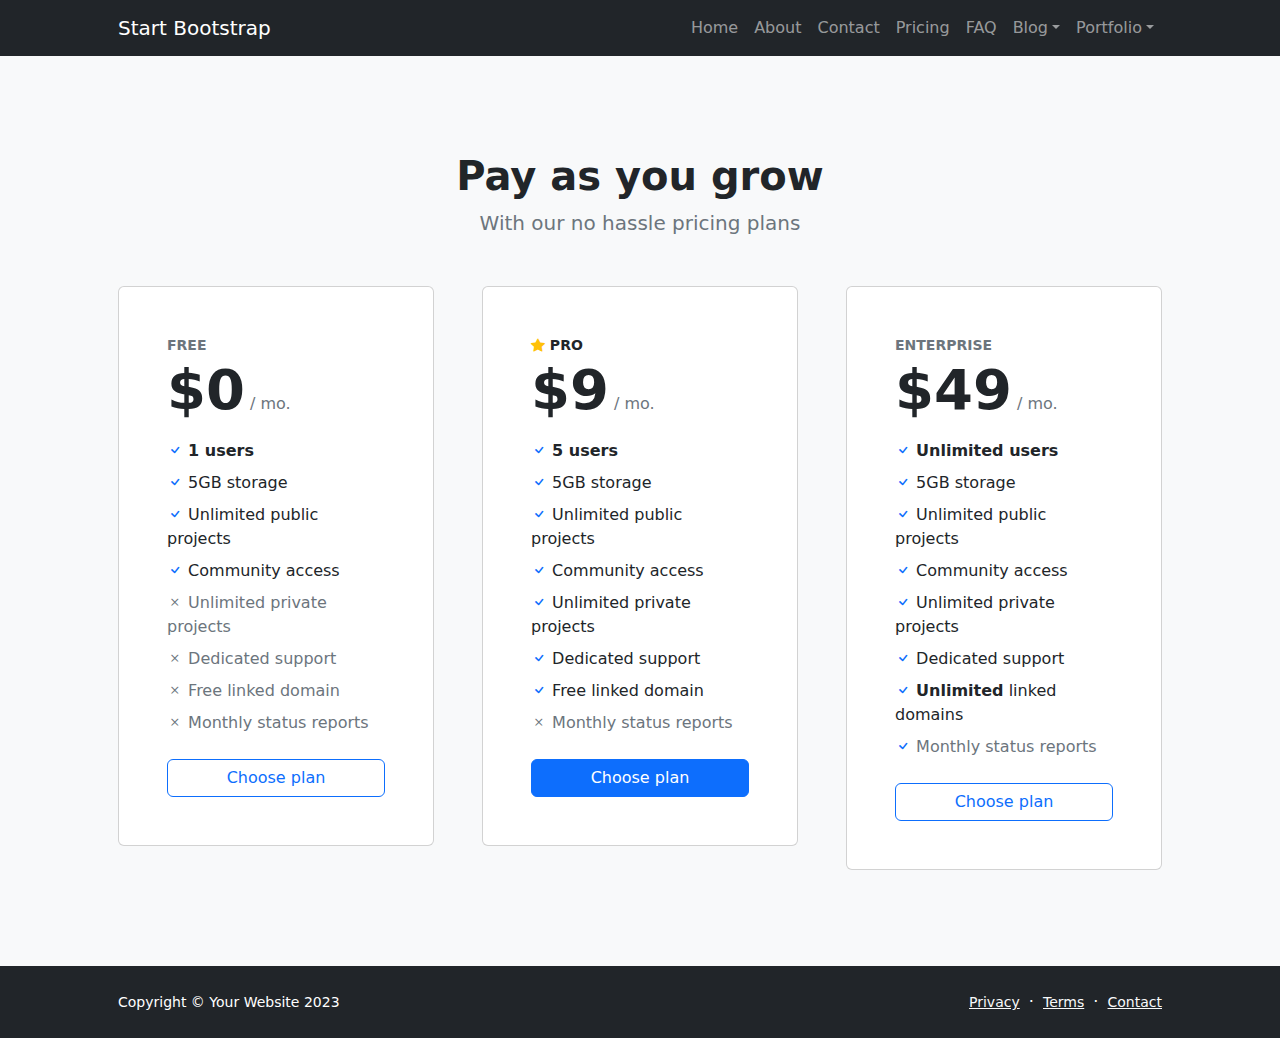
<file: pricing.html>
<!DOCTYPE html>
<html lang="en">
    <head>
        <meta charset="utf-8" />
        <meta name="viewport" content="width=device-width, initial-scale=1, shrink-to-fit=no" />
        <meta name="description" content="" />
        <meta name="author" content="" />
        <title>Modern Business - Start Bootstrap Template</title>
        <!-- Favicon-->
        <link rel="icon" type="image/x-icon" href="assets/favicon.ico" />
        <!-- Bootstrap icons-->
        <link href="https://cdn.jsdelivr.net/npm/bootstrap-icons@1.5.0/font/bootstrap-icons.css" rel="stylesheet" />
        <!-- Core theme CSS (includes Bootstrap)-->
        <link href="css/styles.css" rel="stylesheet" />
    </head>
    <body class="d-flex flex-column">
        <main class="flex-shrink-0">
            <!-- Navigation-->
            <nav class="navbar navbar-expand-lg navbar-dark bg-dark">
                <div class="container px-5">
                    <a class="navbar-brand" href="index.html">Start Bootstrap</a>
                    <button class="navbar-toggler" type="button" data-bs-toggle="collapse" data-bs-target="#navbarSupportedContent" aria-controls="navbarSupportedContent" aria-expanded="false" aria-label="Toggle navigation"><span class="navbar-toggler-icon"></span></button>
                    <div class="collapse navbar-collapse" id="navbarSupportedContent">
                        <ul class="navbar-nav ms-auto mb-2 mb-lg-0">
                            <li class="nav-item"><a class="nav-link" href="index.html">Home</a></li>
                            <li class="nav-item"><a class="nav-link" href="about.html">About</a></li>
                            <li class="nav-item"><a class="nav-link" href="contact.html">Contact</a></li>
                            <li class="nav-item"><a class="nav-link" href="pricing.html">Pricing</a></li>
                            <li class="nav-item"><a class="nav-link" href="faq.html">FAQ</a></li>
                            <li class="nav-item dropdown">
                                <a class="nav-link dropdown-toggle" id="navbarDropdownBlog" href="#" role="button" data-bs-toggle="dropdown" aria-expanded="false">Blog</a>
                                <ul class="dropdown-menu dropdown-menu-end" aria-labelledby="navbarDropdownBlog">
                                    <li><a class="dropdown-item" href="blog-home.html">Blog Home</a></li>
                                    <li><a class="dropdown-item" href="blog-post.html">Blog Post</a></li>
                                </ul>
                            </li>
                            <li class="nav-item dropdown">
                                <a class="nav-link dropdown-toggle" id="navbarDropdownPortfolio" href="#" role="button" data-bs-toggle="dropdown" aria-expanded="false">Portfolio</a>
                                <ul class="dropdown-menu dropdown-menu-end" aria-labelledby="navbarDropdownPortfolio">
                                    <li><a class="dropdown-item" href="portfolio-overview.html">Portfolio Overview</a></li>
                                    <li><a class="dropdown-item" href="portfolio-item.html">Portfolio Item</a></li>
                                </ul>
                            </li>
                        </ul>
                    </div>
                </div>
            </nav>
            <!-- Pricing section-->
            <section class="bg-light py-5">
                <div class="container px-5 my-5">
                    <div class="text-center mb-5">
                        <h1 class="fw-bolder">Pay as you grow</h1>
                        <p class="lead fw-normal text-muted mb-0">With our no hassle pricing plans</p>
                    </div>
                    <div class="row gx-5 justify-content-center">
                        <!-- Pricing card free-->
                        <div class="col-lg-6 col-xl-4">
                            <div class="card mb-5 mb-xl-0">
                                <div class="card-body p-5">
                                    <div class="small text-uppercase fw-bold text-muted">Free</div>
                                    <div class="mb-3">
                                        <span class="display-4 fw-bold">$0</span>
                                        <span class="text-muted">/ mo.</span>
                                    </div>
                                    <ul class="list-unstyled mb-4">
                                        <li class="mb-2">
                                            <i class="bi bi-check text-primary"></i>
                                            <strong>1 users</strong>
                                        </li>
                                        <li class="mb-2">
                                            <i class="bi bi-check text-primary"></i>
                                            5GB storage
                                        </li>
                                        <li class="mb-2">
                                            <i class="bi bi-check text-primary"></i>
                                            Unlimited public projects
                                        </li>
                                        <li class="mb-2">
                                            <i class="bi bi-check text-primary"></i>
                                            Community access
                                        </li>
                                        <li class="mb-2 text-muted">
                                            <i class="bi bi-x"></i>
                                            Unlimited private projects
                                        </li>
                                        <li class="mb-2 text-muted">
                                            <i class="bi bi-x"></i>
                                            Dedicated support
                                        </li>
                                        <li class="mb-2 text-muted">
                                            <i class="bi bi-x"></i>
                                            Free linked domain
                                        </li>
                                        <li class="text-muted">
                                            <i class="bi bi-x"></i>
                                            Monthly status reports
                                        </li>
                                    </ul>
                                    <div class="d-grid"><a class="btn btn-outline-primary" href="#!">Choose plan</a></div>
                                </div>
                            </div>
                        </div>
                        <!-- Pricing card pro-->
                        <div class="col-lg-6 col-xl-4">
                            <div class="card mb-5 mb-xl-0">
                                <div class="card-body p-5">
                                    <div class="small text-uppercase fw-bold">
                                        <i class="bi bi-star-fill text-warning"></i>
                                        Pro
                                    </div>
                                    <div class="mb-3">
                                        <span class="display-4 fw-bold">$9</span>
                                        <span class="text-muted">/ mo.</span>
                                    </div>
                                    <ul class="list-unstyled mb-4">
                                        <li class="mb-2">
                                            <i class="bi bi-check text-primary"></i>
                                            <strong>5 users</strong>
                                        </li>
                                        <li class="mb-2">
                                            <i class="bi bi-check text-primary"></i>
                                            5GB storage
                                        </li>
                                        <li class="mb-2">
                                            <i class="bi bi-check text-primary"></i>
                                            Unlimited public projects
                                        </li>
                                        <li class="mb-2">
                                            <i class="bi bi-check text-primary"></i>
                                            Community access
                                        </li>
                                        <li class="mb-2">
                                            <i class="bi bi-check text-primary"></i>
                                            Unlimited private projects
                                        </li>
                                        <li class="mb-2">
                                            <i class="bi bi-check text-primary"></i>
                                            Dedicated support
                                        </li>
                                        <li class="mb-2">
                                            <i class="bi bi-check text-primary"></i>
                                            Free linked domain
                                        </li>
                                        <li class="text-muted">
                                            <i class="bi bi-x"></i>
                                            Monthly status reports
                                        </li>
                                    </ul>
                                    <div class="d-grid"><a class="btn btn-primary" href="#!">Choose plan</a></div>
                                </div>
                            </div>
                        </div>
                        <!-- Pricing card enterprise-->
                        <div class="col-lg-6 col-xl-4">
                            <div class="card">
                                <div class="card-body p-5">
                                    <div class="small text-uppercase fw-bold text-muted">Enterprise</div>
                                    <div class="mb-3">
                                        <span class="display-4 fw-bold">$49</span>
                                        <span class="text-muted">/ mo.</span>
                                    </div>
                                    <ul class="list-unstyled mb-4">
                                        <li class="mb-2">
                                            <i class="bi bi-check text-primary"></i>
                                            <strong>Unlimited users</strong>
                                        </li>
                                        <li class="mb-2">
                                            <i class="bi bi-check text-primary"></i>
                                            5GB storage
                                        </li>
                                        <li class="mb-2">
                                            <i class="bi bi-check text-primary"></i>
                                            Unlimited public projects
                                        </li>
                                        <li class="mb-2">
                                            <i class="bi bi-check text-primary"></i>
                                            Community access
                                        </li>
                                        <li class="mb-2">
                                            <i class="bi bi-check text-primary"></i>
                                            Unlimited private projects
                                        </li>
                                        <li class="mb-2">
                                            <i class="bi bi-check text-primary"></i>
                                            Dedicated support
                                        </li>
                                        <li class="mb-2">
                                            <i class="bi bi-check text-primary"></i>
                                            <strong>Unlimited</strong>
                                            linked domains
                                        </li>
                                        <li class="text-muted">
                                            <i class="bi bi-check text-primary"></i>
                                            Monthly status reports
                                        </li>
                                    </ul>
                                    <div class="d-grid"><a class="btn btn-outline-primary" href="#!">Choose plan</a></div>
                                </div>
                            </div>
                        </div>
                    </div>
                </div>
            </section>
        </main>
        <!-- Footer-->
        <footer class="bg-dark py-4 mt-auto">
            <div class="container px-5">
                <div class="row align-items-center justify-content-between flex-column flex-sm-row">
                    <div class="col-auto"><div class="small m-0 text-white">Copyright &copy; Your Website 2023</div></div>
                    <div class="col-auto">
                        <a class="link-light small" href="#!">Privacy</a>
                        <span class="text-white mx-1">&middot;</span>
                        <a class="link-light small" href="#!">Terms</a>
                        <span class="text-white mx-1">&middot;</span>
                        <a class="link-light small" href="#!">Contact</a>
                    </div>
                </div>
            </div>
        </footer>
        <!-- Bootstrap core JS-->
        <script src="https://cdn.jsdelivr.net/npm/bootstrap@5.2.3/dist/js/bootstrap.bundle.min.js"></script>
        <!-- Core theme JS-->
        <script src="js/scripts.js"></script>
    </body>
</html>
</file>
